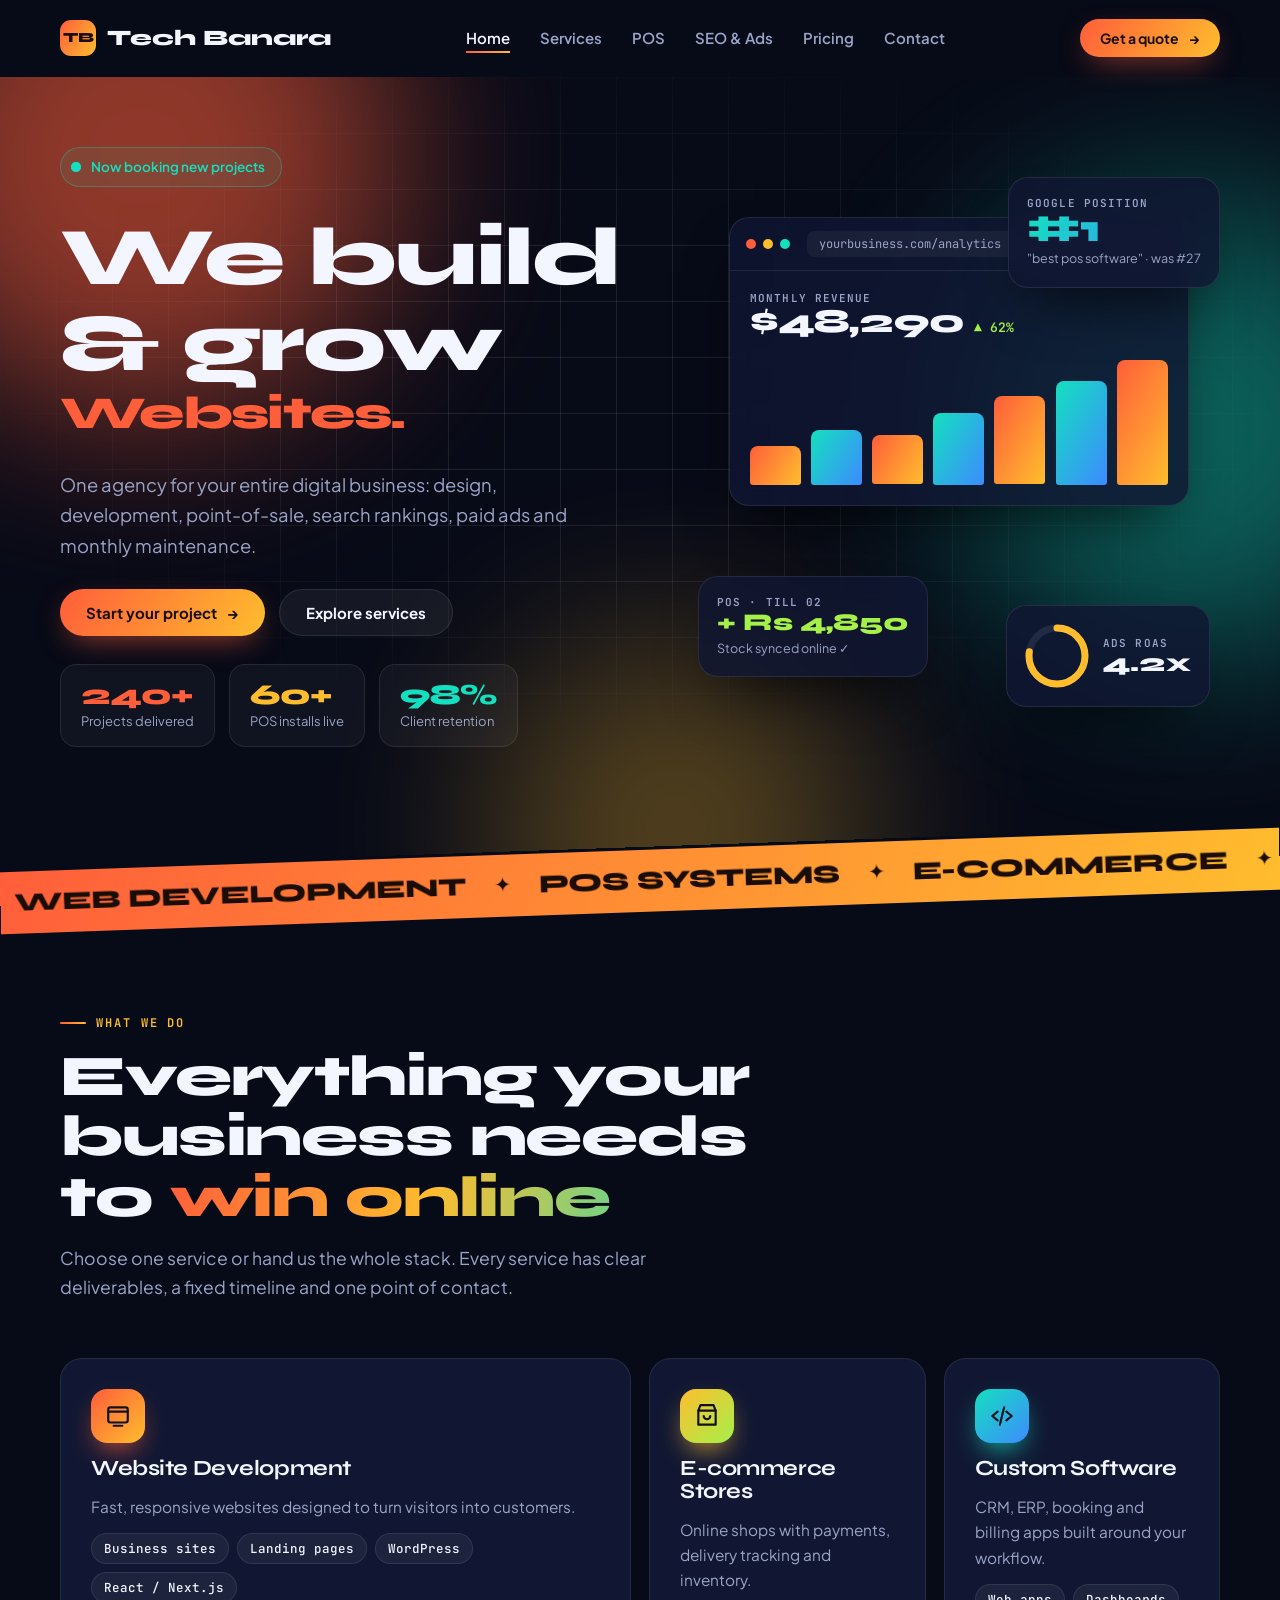
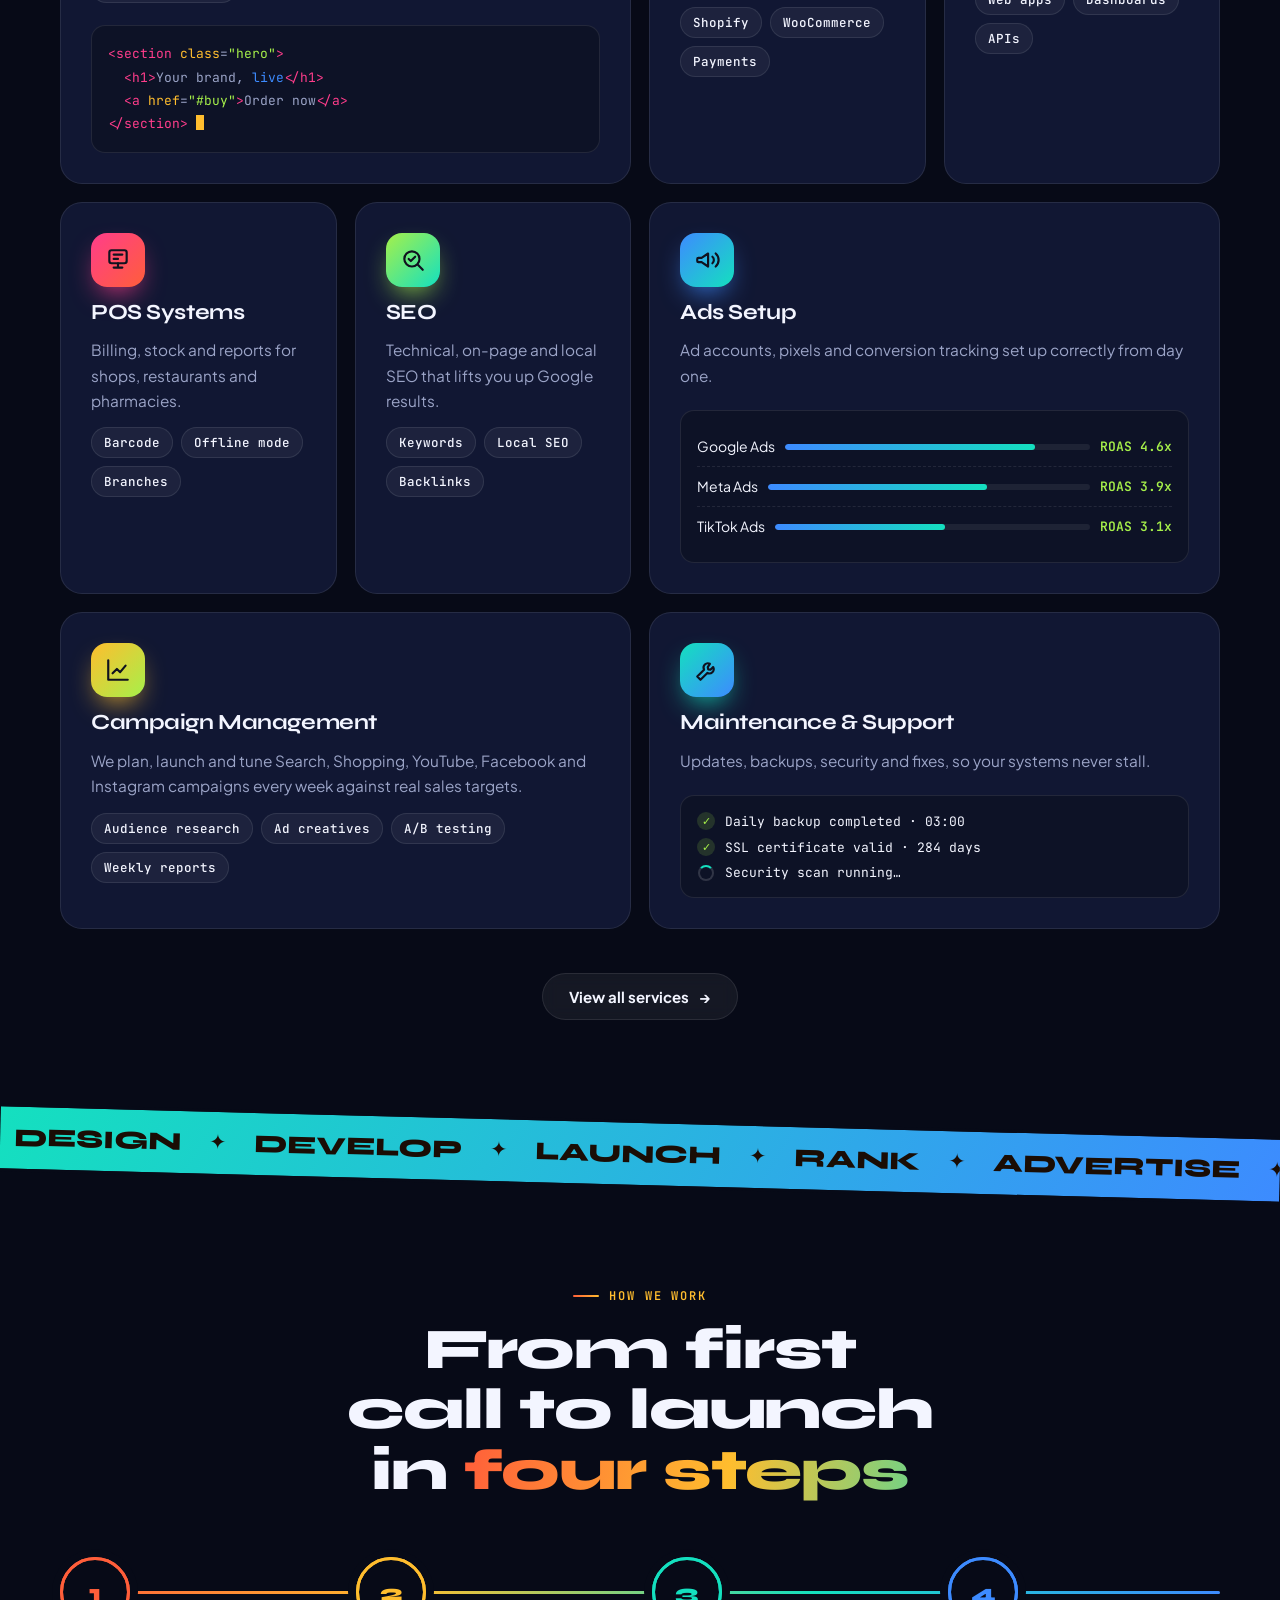
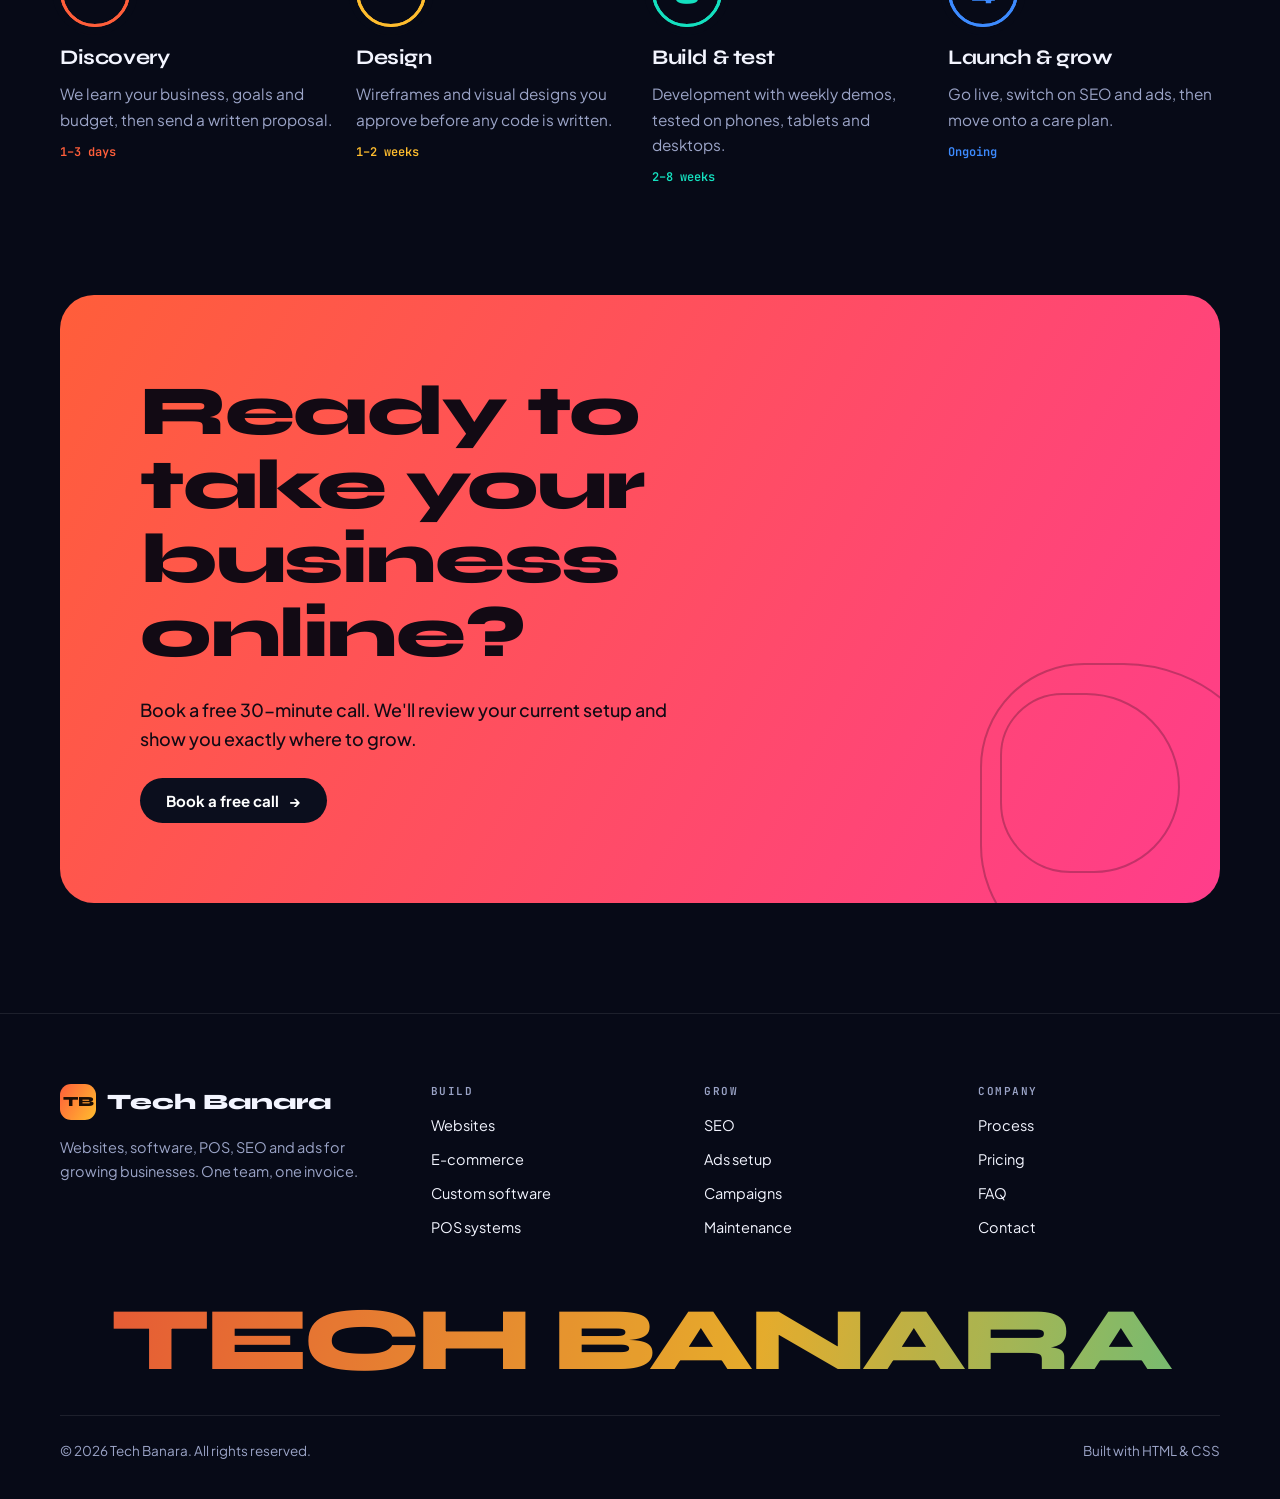
<file: index.html>
<!DOCTYPE html>
<html lang="en">
<head>
<meta charset="UTF-8">
<meta name="viewport" content="width=device-width, initial-scale=1.0">
<title>Tech Banara | Web, POS, SEO & Ads Agency</title>
<meta name="description" content="Tech Banara builds websites, POS systems and software, and grows businesses with SEO, ads and maintenance.">
<link rel="icon" href="favicon.svg" type="image/svg+xml">
<link rel="preconnect" href="https://fonts.googleapis.com">
<link rel="preconnect" href="https://fonts.gstatic.com" crossorigin>
<link rel="stylesheet" href="https://fonts.googleapis.com/css2?family=Syne:wght@600;700;800&family=Plus+Jakarta+Sans:wght@400;500;600;700&family=JetBrains+Mono:wght@400;500;600;700&display=swap">
<link rel="stylesheet" href="css/style.css">
</head>
<body>
<header class="header" id="header">
  <nav class="wrap nav" aria-label="Main">
    <a href="index.html" class="logo"><span class="logo-mark">TB</span>Tech Banara</a>
    <input type="checkbox" id="nav-toggle" class="nav-toggle" aria-label="Open menu">
    <label for="nav-toggle" class="nav-burger" aria-hidden="true"><span></span><span></span><span></span></label>
    <ul class="nav-links">
      <li><a href="index.html" data-page="index" class="active" aria-current="page">Home</a></li>
      <li><a href="services.html" data-page="services">Services</a></li>
      <li><a href="pos.html" data-page="pos">POS</a></li>
      <li><a href="seo-ads.html" data-page="seo-ads">SEO &amp; Ads</a></li>
      <li><a href="pricing.html" data-page="pricing">Pricing</a></li>
      <li><a href="contact.html" data-page="contact">Contact</a></li>
    </ul>
    <a href="contact.html" class="btn btn-hot nav-cta">Get a quote <span class="arrow">→</span></a>
  </nav>
</header>

<main id="top">
  <!-- ================= HERO ================= -->
  <section class="hero">
    <div class="hero-bg" aria-hidden="true">
      <div class="blob blob-1"></div><div class="blob blob-2"></div><div class="blob blob-3"></div>
      <div class="grid-bg"></div>
    </div>
    <div class="wrap hero-grid">
      <div class="hero-copy">
        <span class="pill"><span class="ping"></span>Now booking new projects</span>
        <h1>We build &amp; grow
          <span class="rotator" aria-label="websites, POS systems, software, SEO, ad campaigns">
            <span class="rotator-list" aria-hidden="true">
              <span>Websites.</span><span>POS Systems.</span><span>Software.</span><span>SEO Rankings.</span><span>Ad Campaigns.</span><span>Websites.</span>
            </span>
          </span>
        </h1>
        <p class="hero-lead">One agency for your entire digital business: design, development, point-of-sale, search rankings, paid ads and monthly maintenance.</p>
        <div class="hero-actions">
          <a href="contact.html" class="btn btn-hot">Start your project <span class="arrow">→</span></a>
          <a href="services.html" class="btn btn-glass">Explore services</a>
        </div>
        <div class="hero-stats">
          <div class="stat"><strong data-count="240" data-suffix="+">240+</strong><span>Projects delivered</span></div>
          <div class="stat"><strong data-count="60" data-suffix="+">60+</strong><span>POS installs live</span></div>
          <div class="stat"><strong data-count="98" data-suffix="%">98%</strong><span>Client retention</span></div>
        </div>
      </div>

      <div class="hero-visual" aria-label="Example client results">
        <div class="float-card card-main">
          <div class="browser-bar"><i></i><i></i><i></i><span class="url">yourbusiness.com/analytics</span></div>
          <div class="browser-body">
            <div>
              <div class="mini-label">Monthly revenue</div>
              <div class="big-num">$48,290 <span class="up">▲ 62%</span></div>
            </div>
            <div class="bars">
              <span style="--h:30%"></span><span style="--h:42%"></span><span style="--h:38%"></span>
              <span style="--h:55%"></span><span style="--h:68%"></span><span style="--h:80%"></span><span style="--h:96%"></span>
            </div>
          </div>
        </div>
        <div class="float-card card-rank">
          <div class="mini-label">Google position</div>
          <div class="rank-num">#1</div>
          <small>"best pos software" · was #27</small>
        </div>
        <div class="float-card card-sale">
          <div class="mini-label">POS · Till 02</div>
          <div class="sale-amt">+ Rs 4,850</div>
          <small>Stock synced online ✓</small>
        </div>
        <div class="float-card card-roas">
          <svg class="ring" viewBox="0 0 64 64"><circle class="track" cx="32" cy="32" r="28"/><circle class="fill" cx="32" cy="32" r="28"/></svg>
          <div>
            <div class="mini-label">Ads ROAS</div>
            <div class="big-num" style="font-size:1.6rem">4.2x</div>
          </div>
        </div>
      </div>
    </div>
  </section>

  <!-- ================= MARQUEE ================= -->
  <div class="marquee" aria-hidden="true">
    <div class="marquee-track">
      <span>Web Development</span><span>POS Systems</span><span>E-commerce</span><span>SEO</span><span>Google Ads</span><span>Meta Ads</span><span>Custom Software</span><span>Maintenance</span>
      <span>Web Development</span><span>POS Systems</span><span>E-commerce</span><span>SEO</span><span>Google Ads</span><span>Meta Ads</span><span>Custom Software</span><span>Maintenance</span>
    </div>
  </div>

  <!-- ================= SERVICES ================= -->
  <section class="section" id="services">
    <div class="wrap">
      <div class="section-head reveal">
        <span class="eyebrow">What we do</span>
        <h2>Everything your business needs to <span class="grad-text">win online</span></h2>
        <p>Choose one service or hand us the whole stack. Every service has clear deliverables, a fixed timeline and one point of contact.</p>
      </div>

      <div class="bento">
        <article class="svc wide c-hot reveal">
          <div class="svc-icon"><svg viewBox="0 0 24 24"><rect x="3" y="4" width="18" height="14" rx="2"/><path d="M3 8h18M8 21h8"/></svg></div>
          <h3>Website Development</h3>
          <p>Fast, responsive websites designed to turn visitors into customers.</p>
          <ul><li>Business sites</li><li>Landing pages</li><li>WordPress</li><li>React / Next.js</li></ul>
          <div class="svc-demo"><div class="code"><span class="k">&lt;section</span> <span class="a">class</span>=<span class="s">"hero"</span><span class="k">&gt;</span>
  <span class="k">&lt;h1&gt;</span>Your brand, <span class="t">live</span><span class="k">&lt;/h1&gt;</span>
  <span class="k">&lt;a</span> <span class="a">href</span>=<span class="s">"#buy"</span><span class="k">&gt;</span>Order now<span class="k">&lt;/a&gt;</span>
<span class="k">&lt;/section&gt;</span> <span class="caret"></span></div></div>
        </article>

        <article class="svc c-amber reveal">
          <div class="svc-icon"><svg viewBox="0 0 24 24"><path d="M6 2h12l2 5H4z"/><path d="M4 7v13h16V7"/><path d="M9 12a3 3 0 0 0 6 0"/></svg></div>
          <h3>E-commerce Stores</h3>
          <p>Online shops with payments, delivery tracking and inventory.</p>
          <ul><li>Shopify</li><li>WooCommerce</li><li>Payments</li></ul>
        </article>

        <article class="svc c-teal reveal">
          <div class="svc-icon"><svg viewBox="0 0 24 24"><path d="m8 8-5 4 5 4M16 8l5 4-5 4M14 4l-4 16"/></svg></div>
          <h3>Custom Software</h3>
          <p>CRM, ERP, booking and billing apps built around your workflow.</p>
          <ul><li>Web apps</li><li>Dashboards</li><li>APIs</li></ul>
        </article>

        <article class="svc c-pink reveal">
          <div class="svc-icon"><svg viewBox="0 0 24 24"><rect x="4" y="3" width="16" height="12" rx="2"/><path d="M8 19h8M12 15v4M8 7h8M8 11h4"/></svg></div>
          <h3>POS Systems</h3>
          <p>Billing, stock and reports for shops, restaurants and pharmacies.</p>
          <ul><li>Barcode</li><li>Offline mode</li><li>Branches</li></ul>
        </article>

        <article class="svc c-lime reveal">
          <div class="svc-icon"><svg viewBox="0 0 24 24"><circle cx="11" cy="11" r="7"/><path d="m21 21-4.3-4.3M8 11l2 2 4-4"/></svg></div>
          <h3>SEO</h3>
          <p>Technical, on-page and local SEO that lifts you up Google results.</p>
          <ul><li>Keywords</li><li>Local SEO</li><li>Backlinks</li></ul>
        </article>

        <article class="svc wide c-sky reveal">
          <div class="svc-icon"><svg viewBox="0 0 24 24"><path d="M3 11v2a1 1 0 0 0 1 1h3l6 4V6L7 10H4a1 1 0 0 0-1 1z"/><path d="M17 9a4 4 0 0 1 0 6M20 6a8 8 0 0 1 0 12"/></svg></div>
          <h3>Ads Setup</h3>
          <p>Ad accounts, pixels and conversion tracking set up correctly from day one.</p>
          <div class="svc-demo">
            <div class="ad-row"><span>Google Ads</span><div class="meter"><i style="--w:82%"></i></div><b>ROAS 4.6x</b></div>
            <div class="ad-row"><span>Meta Ads</span><div class="meter"><i style="--w:68%"></i></div><b>ROAS 3.9x</b></div>
            <div class="ad-row"><span>TikTok Ads</span><div class="meter"><i style="--w:54%"></i></div><b>ROAS 3.1x</b></div>
          </div>
        </article>

        <article class="svc wide c-amber reveal">
          <div class="svc-icon"><svg viewBox="0 0 24 24"><path d="M3 3v18h18"/><path d="m7 15 4-4 3 3 5-6"/></svg></div>
          <h3>Campaign Management</h3>
          <p>We plan, launch and tune Search, Shopping, YouTube, Facebook and Instagram campaigns every week against real sales targets.</p>
          <ul><li>Audience research</li><li>Ad creatives</li><li>A/B testing</li><li>Weekly reports</li></ul>
        </article>

        <article class="svc wide c-teal reveal">
          <div class="svc-icon"><svg viewBox="0 0 24 24"><path d="M14.7 6.3a4 4 0 0 0-5.4 5.4L3 18l3 3 6.3-6.3a4 4 0 0 0 5.4-5.4l-2.5 2.5-2.1-.4-.4-2.1z"/></svg></div>
          <h3>Maintenance &amp; Support</h3>
          <p>Updates, backups, security and fixes, so your systems never stall.</p>
          <div class="svc-demo status">
            <div><span class="ok">✓</span>Daily backup completed · 03:00</div>
            <div><span class="ok">✓</span>SSL certificate valid · 284 days</div>
            <div><span class="spin"></span>Security scan running…</div>
          </div>
        </article>
      </div>
      <div class="center-btn"><a href="services.html" class="btn btn-glass">View all services <span class="arrow">→</span></a></div>
    </div>
  </section>

  <!-- ================= MARQUEE 2 ================= -->
  <div class="marquee cool" aria-hidden="true">
    <div class="marquee-track">
      <span>Design</span><span>Develop</span><span>Launch</span><span>Rank</span><span>Advertise</span><span>Maintain</span><span>Grow</span>
      <span>Design</span><span>Develop</span><span>Launch</span><span>Rank</span><span>Advertise</span><span>Maintain</span><span>Grow</span>
    </div>
  </div>

  <!-- ================= PROCESS ================= -->
  <section class="section" id="process">
    <div class="wrap">
      <div class="section-head center reveal">
        <span class="eyebrow">How we work</span>
        <h2>From first call to launch in <span class="grad-text">four steps</span></h2>
      </div>
      <div class="process">
        <div class="process-track" aria-hidden="true"></div>
        <div class="step reveal"><div class="step-no">1</div><h3>Discovery</h3><p>We learn your business, goals and budget, then send a written proposal.</p><small>1–3 days</small></div>
        <div class="step reveal"><div class="step-no">2</div><h3>Design</h3><p>Wireframes and visual designs you approve before any code is written.</p><small>1–2 weeks</small></div>
        <div class="step reveal"><div class="step-no">3</div><h3>Build &amp; test</h3><p>Development with weekly demos, tested on phones, tablets and desktops.</p><small>2–8 weeks</small></div>
        <div class="step reveal"><div class="step-no">4</div><h3>Launch &amp; grow</h3><p>Go live, switch on SEO and ads, then move onto a care plan.</p><small>Ongoing</small></div>
      </div>
    </div>
  </section>

  <!-- ================= CTA ================= -->
  <section class="wrap" style="padding-bottom:110px">
    <div class="cta reveal">
      <div class="cta-shape" aria-hidden="true"></div><div class="cta-shape s2" aria-hidden="true"></div>
      <h2>Ready to take your business online?</h2>
      <p>Book a free 30-minute call. We'll review your current setup and show you exactly where to grow.</p>
      <a href="contact.html" class="btn">Book a free call <span class="arrow">→</span></a>
    </div>
  </section>
</main>

<footer class="footer">
  <div class="wrap">
    <div class="footer-grid">
      <div class="footer-brand">
        <a href="index.html" class="logo"><span class="logo-mark">TB</span>Tech Banara</a>
        <p>Websites, software, POS, SEO and ads for growing businesses. One team, one invoice.</p>
      </div>
      <div><h4>Build</h4><ul><li><a href="services.html">Websites</a></li><li><a href="services.html">E-commerce</a></li><li><a href="services.html">Custom software</a></li><li><a href="pos.html">POS systems</a></li></ul></div>
      <div><h4>Grow</h4><ul><li><a href="seo-ads.html">SEO</a></li><li><a href="seo-ads.html">Ads setup</a></li><li><a href="seo-ads.html">Campaigns</a></li><li><a href="services.html">Maintenance</a></li></ul></div>
      <div><h4>Company</h4><ul><li><a href="index.html#process">Process</a></li><li><a href="pricing.html">Pricing</a></li><li><a href="pricing.html#faq">FAQ</a></li><li><a href="contact.html">Contact</a></li></ul></div>
    </div>
    <div class="wordmark" aria-hidden="true">TECH BANARA</div>
    <div class="footer-bottom"><span>© <span id="year">2026</span> Tech Banara. All rights reserved.</span><span>Built with HTML &amp; CSS</span></div>
  </div>
</footer>

<script src="js/script.js"></script>
</body>
</html>
</file>
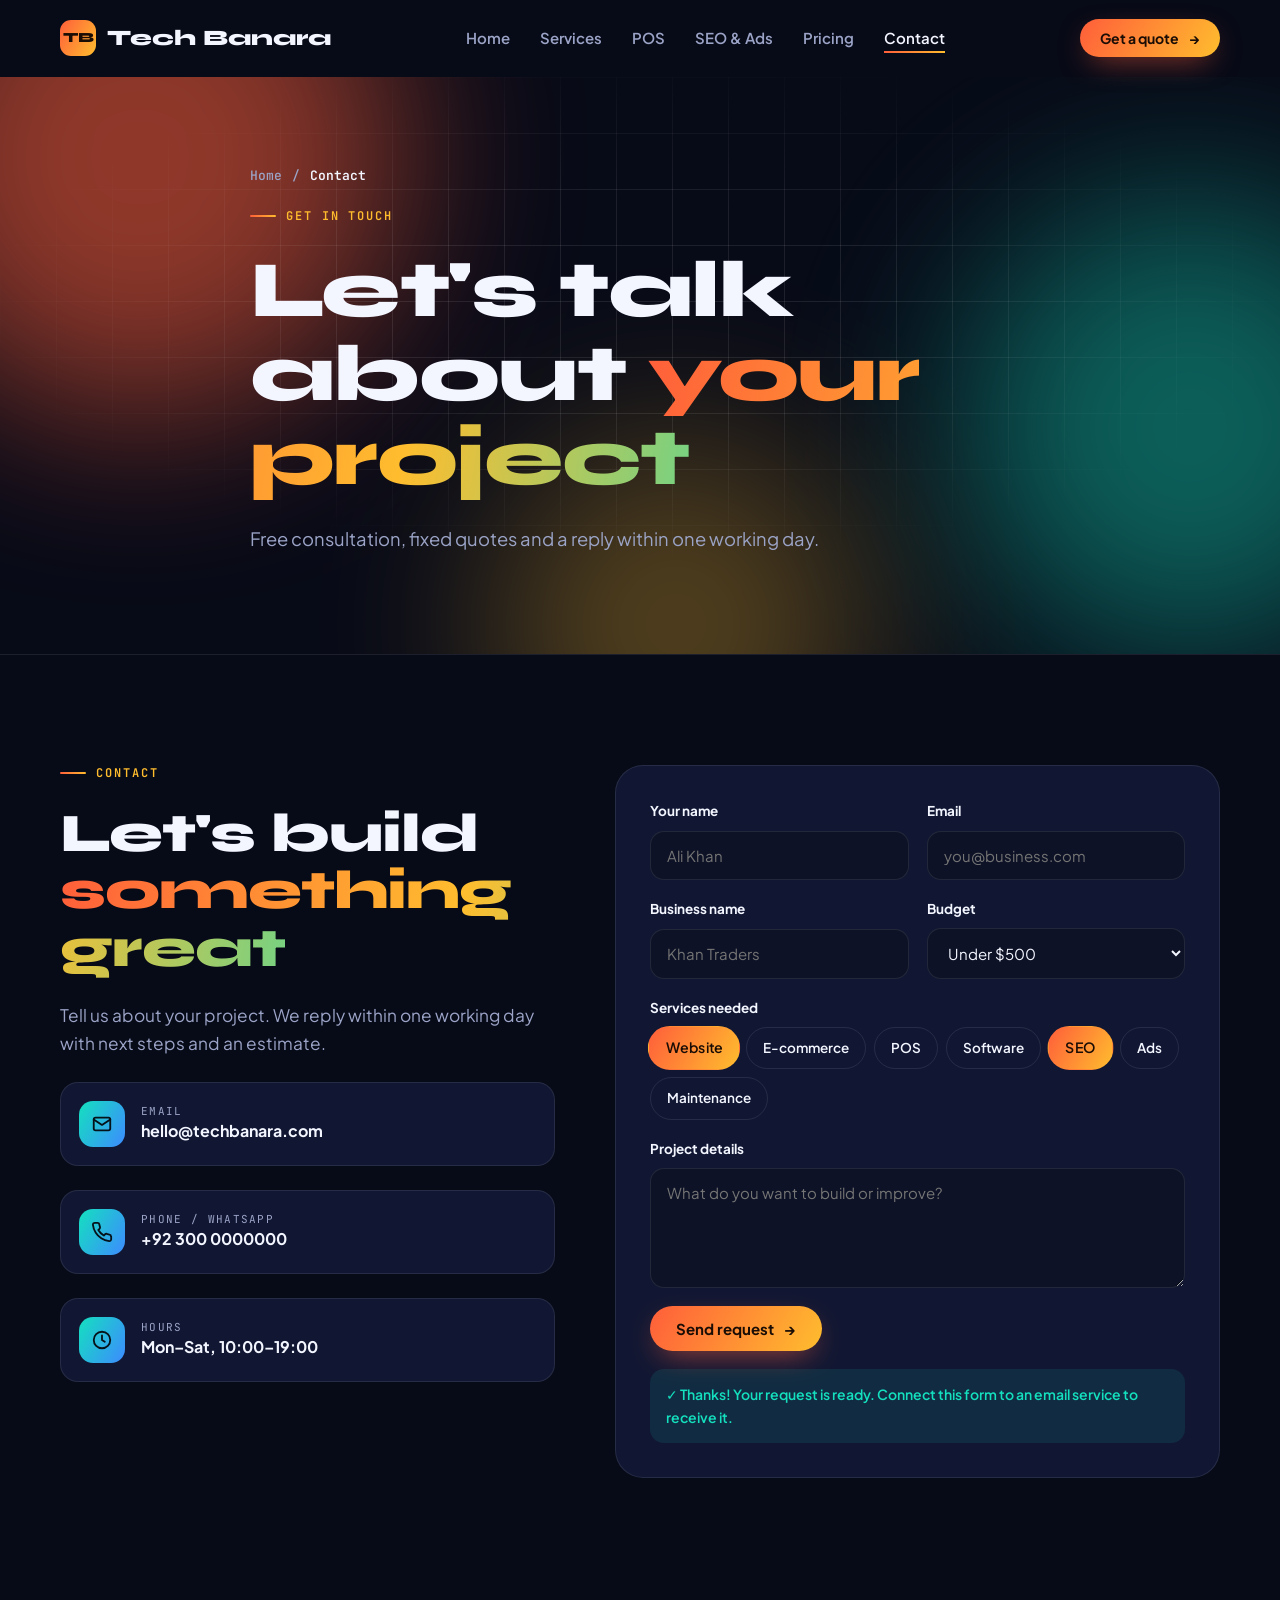
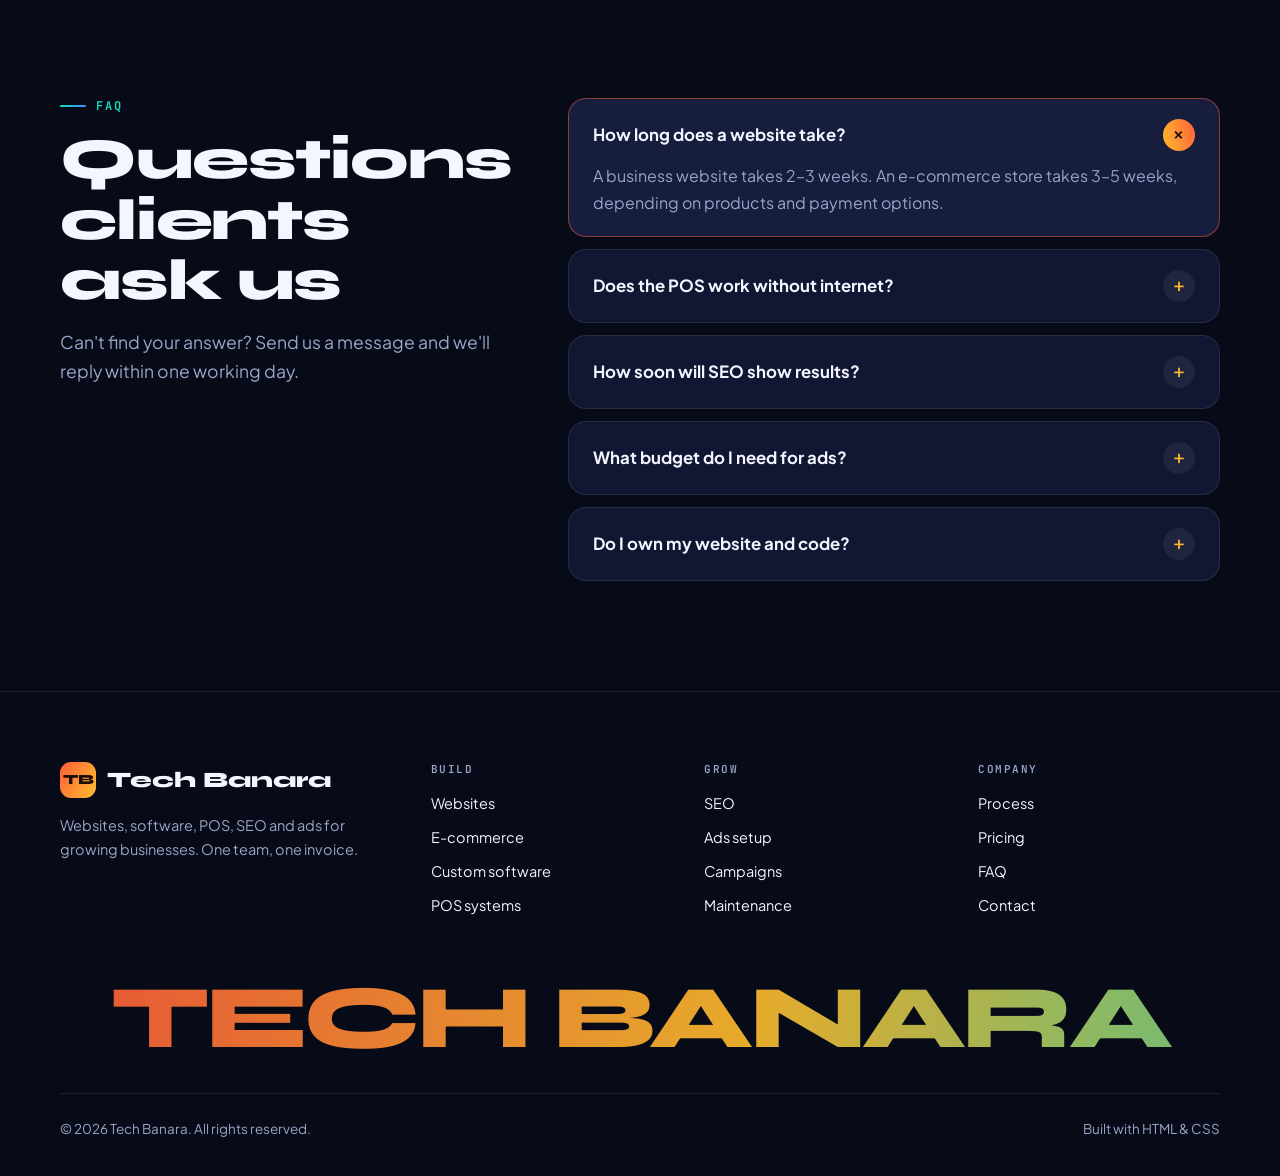
<file: contact.html>
<!DOCTYPE html>
<html lang="en">
<head>
<meta charset="UTF-8">
<meta name="viewport" content="width=device-width, initial-scale=1.0">
<title>Contact | Tech Banara</title>
<meta name="description" content="Contact Tech Banara for a free quote on websites, POS, SEO and ads.">
<link rel="icon" href="favicon.svg" type="image/svg+xml">
<link rel="preconnect" href="https://fonts.googleapis.com">
<link rel="preconnect" href="https://fonts.gstatic.com" crossorigin>
<link rel="stylesheet" href="https://fonts.googleapis.com/css2?family=Syne:wght@600;700;800&family=Plus+Jakarta+Sans:wght@400;500;600;700&family=JetBrains+Mono:wght@400;500;600;700&display=swap">
<link rel="stylesheet" href="css/style.css">
</head>
<body>
<header class="header" id="header">
  <nav class="wrap nav" aria-label="Main">
    <a href="index.html" class="logo"><span class="logo-mark">TB</span>Tech Banara</a>
    <input type="checkbox" id="nav-toggle" class="nav-toggle" aria-label="Open menu">
    <label for="nav-toggle" class="nav-burger" aria-hidden="true"><span></span><span></span><span></span></label>
    <ul class="nav-links">
      <li><a href="index.html" data-page="index">Home</a></li>
      <li><a href="services.html" data-page="services">Services</a></li>
      <li><a href="pos.html" data-page="pos">POS</a></li>
      <li><a href="seo-ads.html" data-page="seo-ads">SEO &amp; Ads</a></li>
      <li><a href="pricing.html" data-page="pricing">Pricing</a></li>
      <li><a href="contact.html" data-page="contact" class="active" aria-current="page">Contact</a></li>
    </ul>
    <a href="contact.html" class="btn btn-hot nav-cta">Get a quote <span class="arrow">→</span></a>
  </nav>
</header>

<main id="top">
  <section class="page-hero">
    <div class="hero-bg" aria-hidden="true">
      <div class="blob blob-1"></div><div class="blob blob-2"></div><div class="blob blob-3"></div>
      <div class="grid-bg"></div>
    </div>
    <div class="wrap page-hero-in">
      <div class="crumbs"><a href="index.html">Home</a><span>/</span><b>Contact</b></div>
      <span class="eyebrow">Get in touch</span>
      <h1>Let's talk about <span class="grad-text">your project</span></h1>
      <p>Free consultation, fixed quotes and a reply within one working day.</p>
    </div>
  </section>

  <!-- ================= CONTACT ================= -->
  <section class="section" id="contact">
    <div class="wrap contact-grid">
      <div class="contact-info reveal-l">
        <span class="eyebrow">Contact</span>
        <h2>Let's build <span class="grad-text">something great</span></h2>
        <p>Tell us about your project. We reply within one working day with next steps and an estimate.</p>
        <div class="contact-card"><span class="ic"><svg viewBox="0 0 24 24"><rect x="3" y="5" width="18" height="14" rx="2"/><path d="m3 7 9 6 9-6"/></svg></span><div><span>Email</span><strong>hello@techbanara.com</strong></div></div>
        <div class="contact-card"><span class="ic"><svg viewBox="0 0 24 24"><path d="M22 16.9v3a2 2 0 0 1-2.2 2 19.8 19.8 0 0 1-8.6-3.1 19.5 19.5 0 0 1-6-6A19.8 19.8 0 0 1 2.1 4.2 2 2 0 0 1 4.1 2h3a2 2 0 0 1 2 1.7c.1.9.4 1.8.7 2.7a2 2 0 0 1-.5 2.1L8 9.8a16 16 0 0 0 6 6l1.3-1.3a2 2 0 0 1 2.1-.4c.9.3 1.8.6 2.7.7a2 2 0 0 1 1.7 2z"/></svg></span><div><span>Phone / WhatsApp</span><strong>+92 300 0000000</strong></div></div>
        <div class="contact-card"><span class="ic"><svg viewBox="0 0 24 24"><circle cx="12" cy="12" r="9"/><path d="M12 7v5l3 2"/></svg></span><div><span>Hours</span><strong>Mon–Sat, 10:00–19:00</strong></div></div>
      </div>

      <form class="form reveal-r" id="quote-form">
        <div class="form-row">
          <div class="field"><label for="f-name">Your name</label><input id="f-name" type="text" required placeholder="Ali Khan"></div>
          <div class="field"><label for="f-email">Email</label><input id="f-email" type="email" required placeholder="you@business.com"></div>
        </div>
        <div class="form-row">
          <div class="field"><label for="f-company">Business name</label><input id="f-company" type="text" placeholder="Khan Traders"></div>
          <div class="field"><label for="f-budget">Budget</label>
            <select id="f-budget"><option>Under $500</option><option>$500 – $1,500</option><option>$1,500 – $5,000</option><option>$5,000+</option></select>
          </div>
        </div>
        <div class="field">
          <label>Services needed</label>
          <div class="chips">
            <label><input type="checkbox" id="s-web" checked><span>Website</span></label>
            <label><input type="checkbox" id="s-store"><span>E-commerce</span></label>
            <label><input type="checkbox" id="s-pos"><span>POS</span></label>
            <label><input type="checkbox" id="s-soft"><span>Software</span></label>
            <label><input type="checkbox" id="s-seo" checked><span>SEO</span></label>
            <label><input type="checkbox" id="s-ads"><span>Ads</span></label>
            <label><input type="checkbox" id="s-maint"><span>Maintenance</span></label>
          </div>
        </div>
        <div class="field"><label for="f-msg">Project details</label><textarea id="f-msg" placeholder="What do you want to build or improve?"></textarea></div>
        <button type="submit" class="btn btn-hot">Send request <span class="arrow">→</span></button>
        <div class="form-status" id="form-status" hidden>✓ Thanks! Your request is ready. Connect this form to an email service to receive it.</div>
      </form>
    </div>
  </section>

  <!-- ================= FAQ ================= -->
  <section class="section" id="faq">
    <div class="wrap faq-grid">
      <div class="section-head reveal-l" style="margin-bottom:0">
        <span class="eyebrow cool">FAQ</span>
        <h2>Questions clients ask us</h2>
        <p>Can't find your answer? Send us a message and we'll reply within one working day.</p>
      </div>
      <div class="faq reveal-r">
        <details open><summary>How long does a website take?</summary><p>A business website takes 2–3 weeks. An e-commerce store takes 3–5 weeks, depending on products and payment options.</p></details>
        <details><summary>Does the POS work without internet?</summary><p>Yes. Sales continue offline and sync to the cloud automatically when the connection returns.</p></details>
        <details><summary>How soon will SEO show results?</summary><p>Most clients see ranking movement in 6–8 weeks and steady traffic growth within 3–6 months. You get a report every month.</p></details>
        <details><summary>What budget do I need for ads?</summary><p>We recommend at least $150–$300 per month in ad spend so campaigns gather enough data to optimise.</p></details>
        <details><summary>Do I own my website and code?</summary><p>Yes. Once the project is paid, you own the website, code, domain and all content.</p></details>
      </div>
    </div>
  </section>
</main>

<footer class="footer">
  <div class="wrap">
    <div class="footer-grid">
      <div class="footer-brand">
        <a href="index.html" class="logo"><span class="logo-mark">TB</span>Tech Banara</a>
        <p>Websites, software, POS, SEO and ads for growing businesses. One team, one invoice.</p>
      </div>
      <div><h4>Build</h4><ul><li><a href="services.html">Websites</a></li><li><a href="services.html">E-commerce</a></li><li><a href="services.html">Custom software</a></li><li><a href="pos.html">POS systems</a></li></ul></div>
      <div><h4>Grow</h4><ul><li><a href="seo-ads.html">SEO</a></li><li><a href="seo-ads.html">Ads setup</a></li><li><a href="seo-ads.html">Campaigns</a></li><li><a href="services.html">Maintenance</a></li></ul></div>
      <div><h4>Company</h4><ul><li><a href="index.html#process">Process</a></li><li><a href="pricing.html">Pricing</a></li><li><a href="pricing.html#faq">FAQ</a></li><li><a href="contact.html">Contact</a></li></ul></div>
    </div>
    <div class="wordmark" aria-hidden="true">TECH BANARA</div>
    <div class="footer-bottom"><span>© <span id="year">2026</span> Tech Banara. All rights reserved.</span><span>Built with HTML &amp; CSS</span></div>
  </div>
</footer>

<script src="js/script.js"></script>
</body>
</html>
</file>
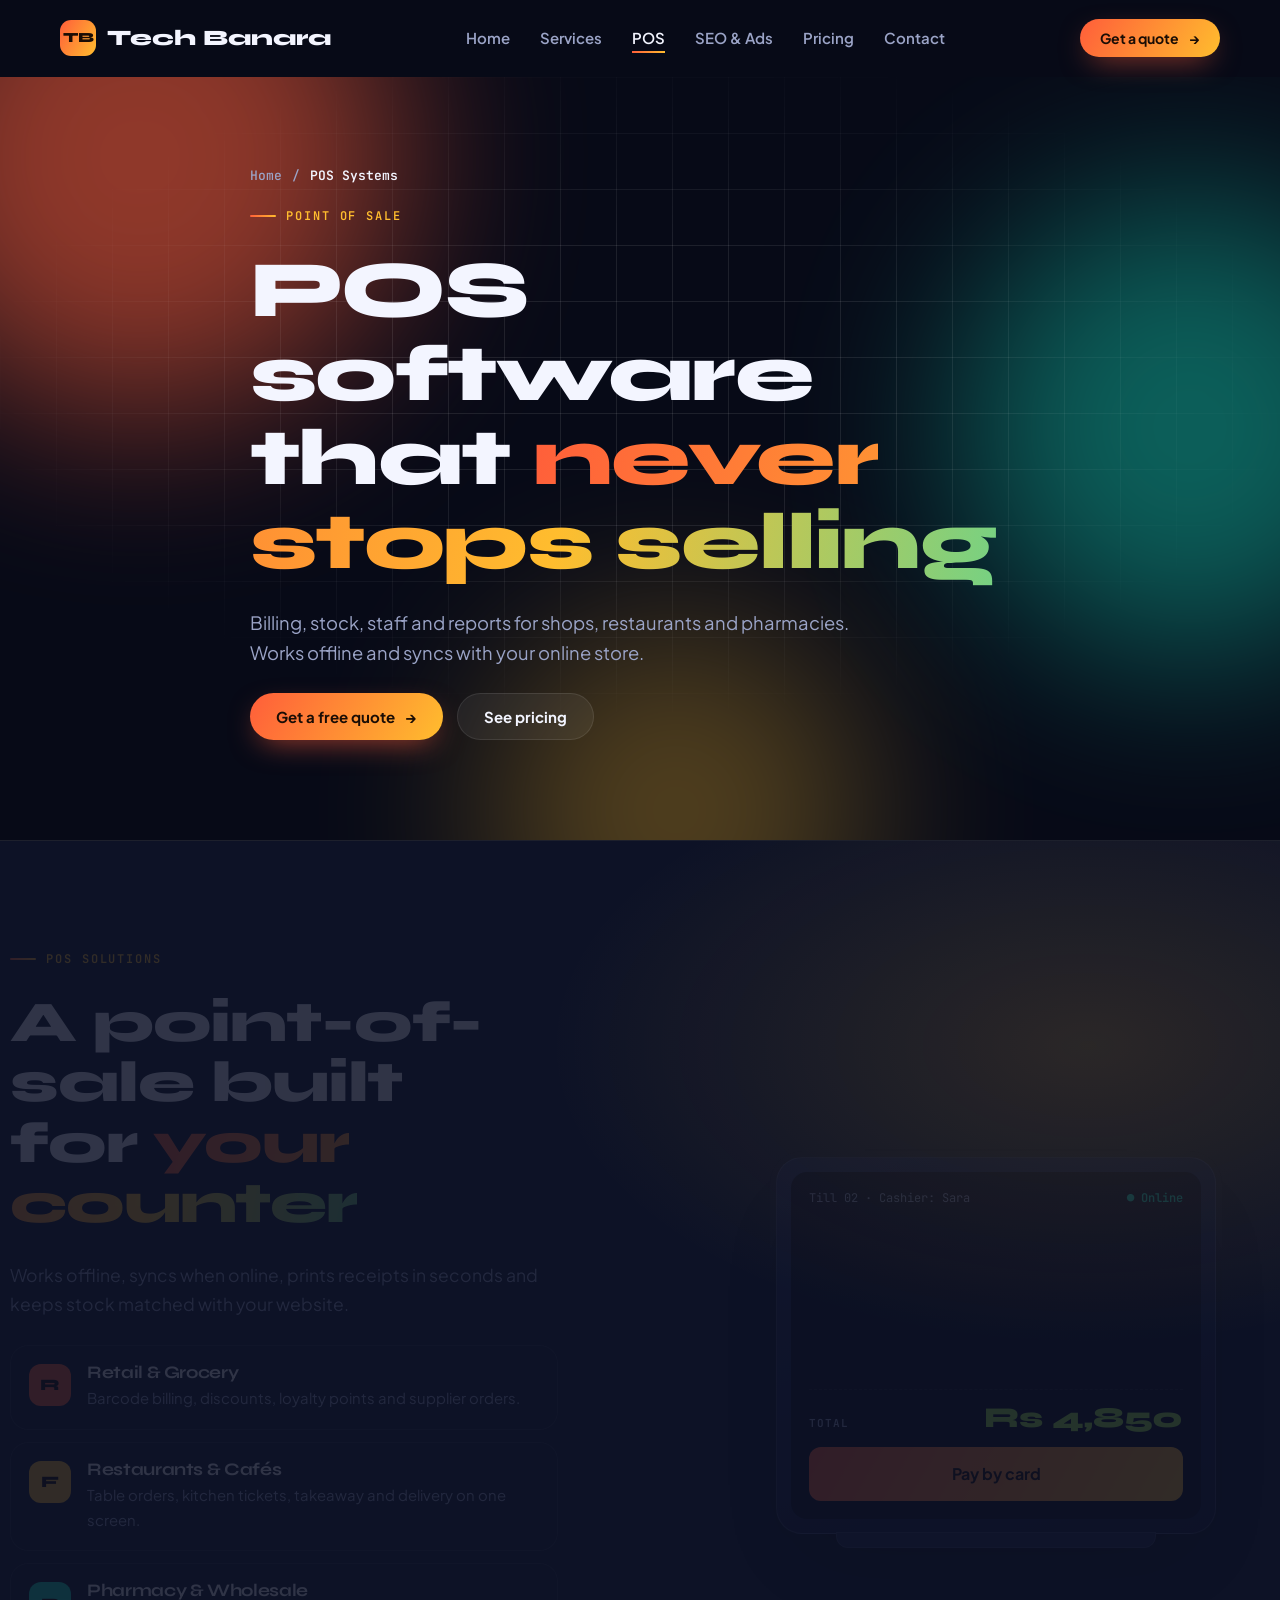
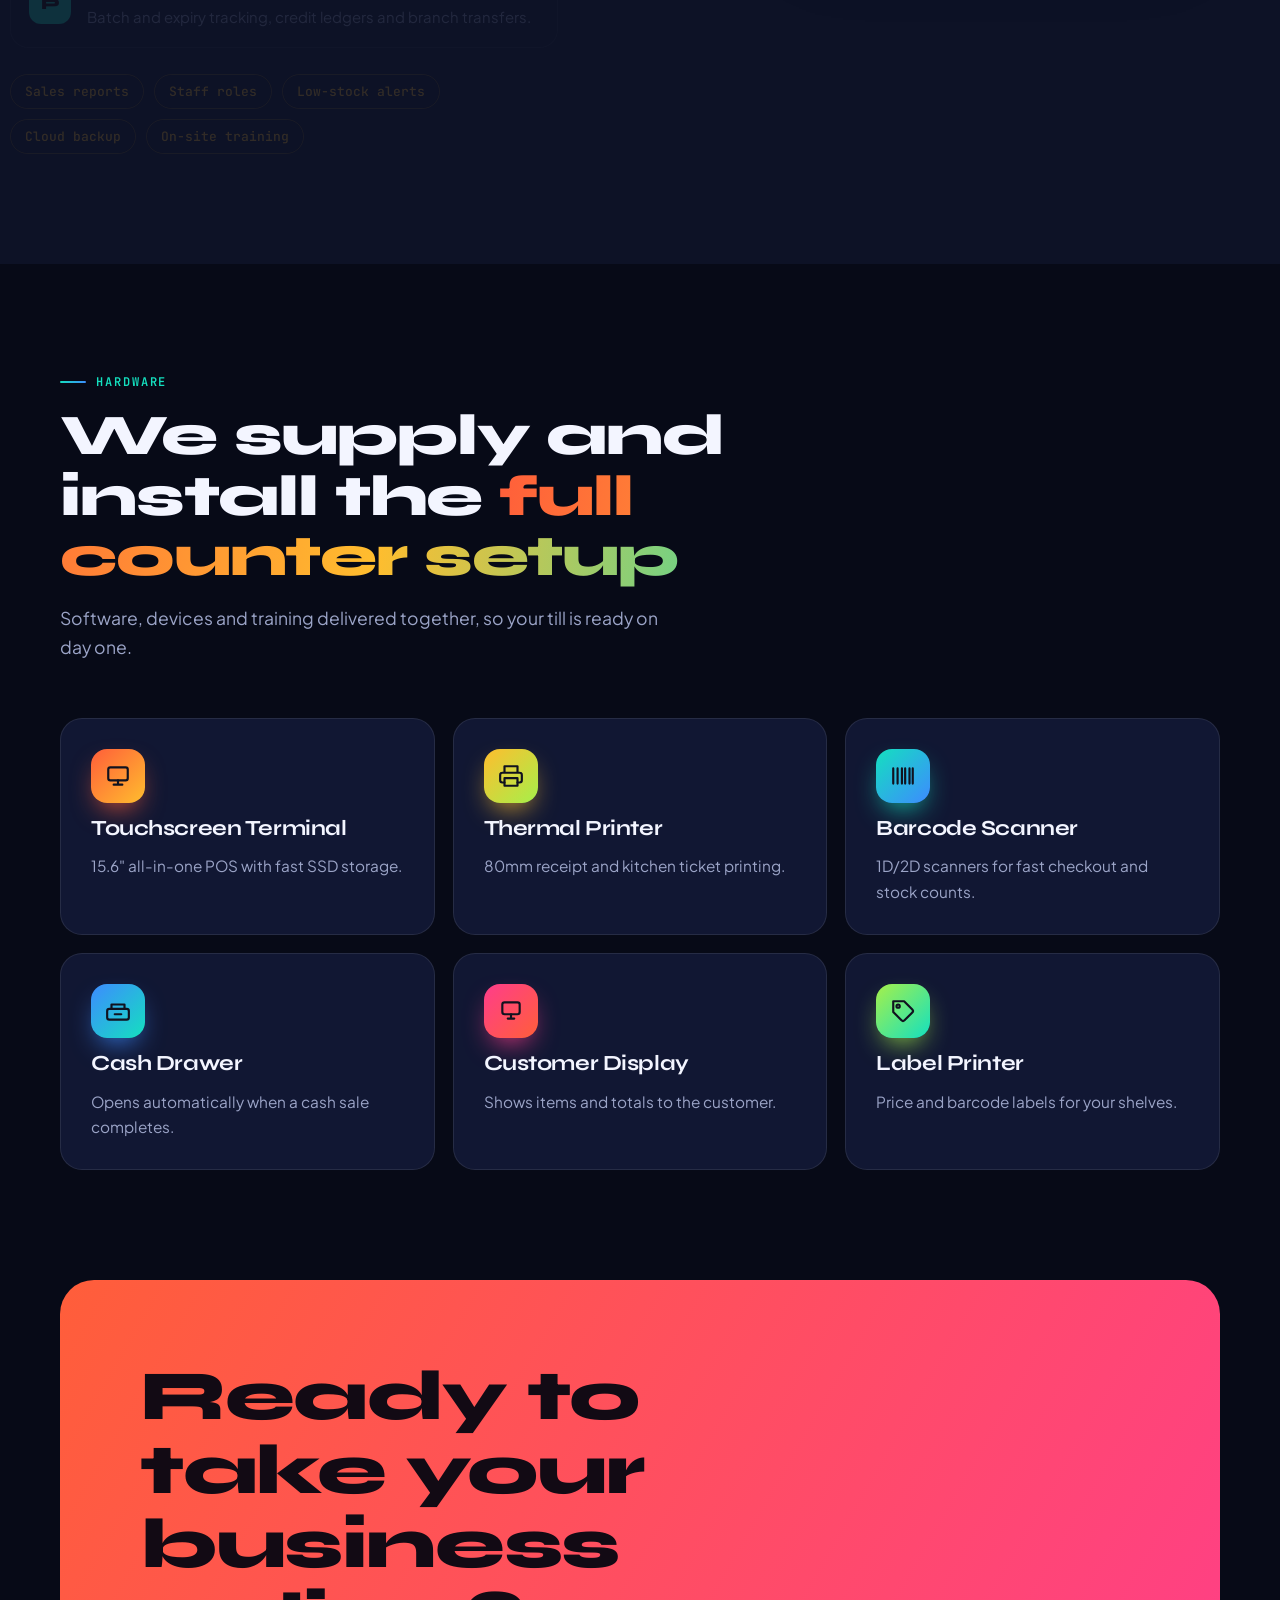
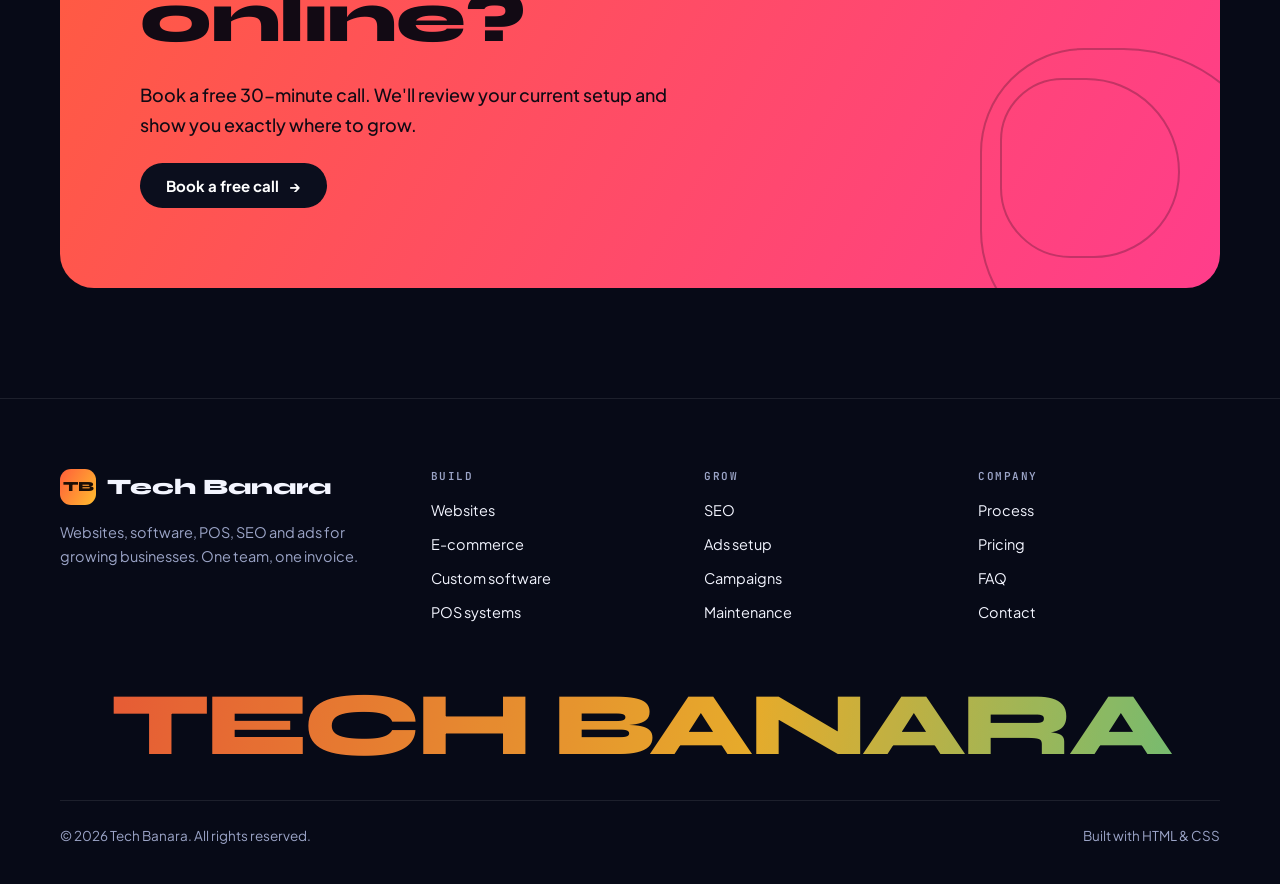
<file: pos.html>
<!DOCTYPE html>
<html lang="en">
<head>
<meta charset="UTF-8">
<meta name="viewport" content="width=device-width, initial-scale=1.0">
<title>POS Systems | Tech Banara</title>
<meta name="description" content="POS software and hardware for retail shops, restaurants, pharmacies and wholesale.">
<link rel="icon" href="favicon.svg" type="image/svg+xml">
<link rel="preconnect" href="https://fonts.googleapis.com">
<link rel="preconnect" href="https://fonts.gstatic.com" crossorigin>
<link rel="stylesheet" href="https://fonts.googleapis.com/css2?family=Syne:wght@600;700;800&family=Plus+Jakarta+Sans:wght@400;500;600;700&family=JetBrains+Mono:wght@400;500;600;700&display=swap">
<link rel="stylesheet" href="css/style.css">
</head>
<body>
<header class="header" id="header">
  <nav class="wrap nav" aria-label="Main">
    <a href="index.html" class="logo"><span class="logo-mark">TB</span>Tech Banara</a>
    <input type="checkbox" id="nav-toggle" class="nav-toggle" aria-label="Open menu">
    <label for="nav-toggle" class="nav-burger" aria-hidden="true"><span></span><span></span><span></span></label>
    <ul class="nav-links">
      <li><a href="index.html" data-page="index">Home</a></li>
      <li><a href="services.html" data-page="services">Services</a></li>
      <li><a href="pos.html" data-page="pos" class="active" aria-current="page">POS</a></li>
      <li><a href="seo-ads.html" data-page="seo-ads">SEO &amp; Ads</a></li>
      <li><a href="pricing.html" data-page="pricing">Pricing</a></li>
      <li><a href="contact.html" data-page="contact">Contact</a></li>
    </ul>
    <a href="contact.html" class="btn btn-hot nav-cta">Get a quote <span class="arrow">→</span></a>
  </nav>
</header>

<main id="top">
  <section class="page-hero">
    <div class="hero-bg" aria-hidden="true">
      <div class="blob blob-1"></div><div class="blob blob-2"></div><div class="blob blob-3"></div>
      <div class="grid-bg"></div>
    </div>
    <div class="wrap page-hero-in">
      <div class="crumbs"><a href="index.html">Home</a><span>/</span><b>POS Systems</b></div>
      <span class="eyebrow">Point of sale</span>
      <h1>POS software that <span class="grad-text">never stops selling</span></h1>
      <p>Billing, stock, staff and reports for shops, restaurants and pharmacies. Works offline and syncs with your online store.</p>
      <div class="hero-actions"><a href="contact.html" class="btn btn-hot">Get a free quote <span class="arrow">→</span></a><a href="pricing.html" class="btn btn-glass">See pricing</a></div>
    </div>
  </section>

  <!-- ================= POS ================= -->
  <section class="section pos" id="pos">
    <div class="wrap pos-grid">
      <div class="pos-copy reveal-l">
        <span class="eyebrow">POS solutions</span>
        <h2>A point-of-sale built for <span class="grad-text">your counter</span></h2>
        <p>Works offline, syncs when online, prints receipts in seconds and keeps stock matched with your website.</p>
        <div class="pos-types">
          <div class="pos-type"><span class="dot-ic">R</span><div><h3>Retail &amp; Grocery</h3><p>Barcode billing, discounts, loyalty points and supplier orders.</p></div></div>
          <div class="pos-type"><span class="dot-ic">F</span><div><h3>Restaurants &amp; Cafés</h3><p>Table orders, kitchen tickets, takeaway and delivery on one screen.</p></div></div>
          <div class="pos-type"><span class="dot-ic">P</span><div><h3>Pharmacy &amp; Wholesale</h3><p>Batch and expiry tracking, credit ledgers and branch transfers.</p></div></div>
        </div>
        <div class="pos-feats"><span>Sales reports</span><span>Staff roles</span><span>Low-stock alerts</span><span>Cloud backup</span><span>On-site training</span></div>
      </div>

      <div class="terminal reveal-r" aria-label="POS terminal demo">
        <div class="screen">
          <div class="screen-in">
            <div class="screen-top"><span>Till 02 · Cashier: Sara</span><b>● Online</b></div>
            <div class="cart-item"><span>Basmati Rice 5kg</span><span>Rs 2,400</span></div>
            <div class="cart-item"><span>Cooking Oil 3L</span><span>Rs 1,950</span></div>
            <div class="cart-item"><span>Green Tea ×2</span><span>Rs 500</span></div>
            <div class="total"><span class="mini-label">Total</span><strong>Rs 4,850</strong></div>
            <div class="pay-btn">Pay by card</div>
          </div>
        </div>
        <div class="printer"></div>
        <div class="paper" aria-hidden="true">
          <div class="c">YOUR STORE</div>
          <div class="c" style="font-weight:400">Receipt #10482</div>
          <hr>
          <div class="r"><span>Basmati Rice</span><span>2,400</span></div>
          <div class="r"><span>Cooking Oil</span><span>1,950</span></div>
          <div class="r"><span>Green Tea ×2</span><span>500</span></div>
          <hr>
          <div class="r"><b>TOTAL</b><b>4,850</b></div>
          <div class="c" style="font-weight:400">Thank you!</div>
        </div>
      </div>
    </div>
  </section>

  <!-- ================= HARDWARE ================= -->
  <section class="section">
    <div class="wrap">
      <div class="section-head reveal">
        <span class="eyebrow cool">Hardware</span>
        <h2>We supply and install the <span class="grad-text">full counter setup</span></h2>
        <p>Software, devices and training delivered together, so your till is ready on day one.</p>
      </div>
      <div class="hw-grid">
        <article class="svc c-hot reveal"><div class="svc-icon"><svg viewBox="0 0 24 24"><rect x="3" y="4" width="18" height="12" rx="2"/><path d="M8 20h8M12 16v4"/></svg></div><h3>Touchscreen Terminal</h3><p>15.6" all-in-one POS with fast SSD storage.</p></article>
        <article class="svc c-amber reveal"><div class="svc-icon"><svg viewBox="0 0 24 24"><path d="M6 9V3h12v6M6 18H4a2 2 0 0 1-2-2v-5a2 2 0 0 1 2-2h16a2 2 0 0 1 2 2v5a2 2 0 0 1-2 2h-2"/><rect x="6" y="14" width="12" height="7"/></svg></div><h3>Thermal Printer</h3><p>80mm receipt and kitchen ticket printing.</p></article>
        <article class="svc c-teal reveal"><div class="svc-icon"><svg viewBox="0 0 24 24"><path d="M3 5v14M7 5v14M11 5v14M14 5v14M18 5v14M21 5v14"/></svg></div><h3>Barcode Scanner</h3><p>1D/2D scanners for fast checkout and stock counts.</p></article>
        <article class="svc c-sky reveal"><div class="svc-icon"><svg viewBox="0 0 24 24"><rect x="2" y="10" width="20" height="10" rx="2"/><path d="M6 10V6h12v4M9 15h6"/></svg></div><h3>Cash Drawer</h3><p>Opens automatically when a cash sale completes.</p></article>
        <article class="svc c-pink reveal"><div class="svc-icon"><svg viewBox="0 0 24 24"><rect x="4" y="4" width="16" height="11" rx="2"/><path d="M9 19h6M12 15v4"/></svg></div><h3>Customer Display</h3><p>Shows items and totals to the customer.</p></article>
        <article class="svc c-lime reveal"><div class="svc-icon"><svg viewBox="0 0 24 24"><path d="M20.6 13.4 13.4 20.6a2 2 0 0 1-2.8 0L3 13V3h10l7.6 7.6a2 2 0 0 1 0 2.8z"/><circle cx="7.5" cy="7.5" r="1.5"/></svg></div><h3>Label Printer</h3><p>Price and barcode labels for your shelves.</p></article>
      </div>
    </div>
  </section>

  <!-- ================= CTA ================= -->
  <section class="wrap" style="padding-bottom:110px">
    <div class="cta reveal">
      <div class="cta-shape" aria-hidden="true"></div><div class="cta-shape s2" aria-hidden="true"></div>
      <h2>Ready to take your business online?</h2>
      <p>Book a free 30-minute call. We'll review your current setup and show you exactly where to grow.</p>
      <a href="contact.html" class="btn">Book a free call <span class="arrow">→</span></a>
    </div>
  </section>
</main>

<footer class="footer">
  <div class="wrap">
    <div class="footer-grid">
      <div class="footer-brand">
        <a href="index.html" class="logo"><span class="logo-mark">TB</span>Tech Banara</a>
        <p>Websites, software, POS, SEO and ads for growing businesses. One team, one invoice.</p>
      </div>
      <div><h4>Build</h4><ul><li><a href="services.html">Websites</a></li><li><a href="services.html">E-commerce</a></li><li><a href="services.html">Custom software</a></li><li><a href="pos.html">POS systems</a></li></ul></div>
      <div><h4>Grow</h4><ul><li><a href="seo-ads.html">SEO</a></li><li><a href="seo-ads.html">Ads setup</a></li><li><a href="seo-ads.html">Campaigns</a></li><li><a href="services.html">Maintenance</a></li></ul></div>
      <div><h4>Company</h4><ul><li><a href="index.html#process">Process</a></li><li><a href="pricing.html">Pricing</a></li><li><a href="pricing.html#faq">FAQ</a></li><li><a href="contact.html">Contact</a></li></ul></div>
    </div>
    <div class="wordmark" aria-hidden="true">TECH BANARA</div>
    <div class="footer-bottom"><span>© <span id="year">2026</span> Tech Banara. All rights reserved.</span><span>Built with HTML &amp; CSS</span></div>
  </div>
</footer>

<script src="js/script.js"></script>
</body>
</html>
</file>
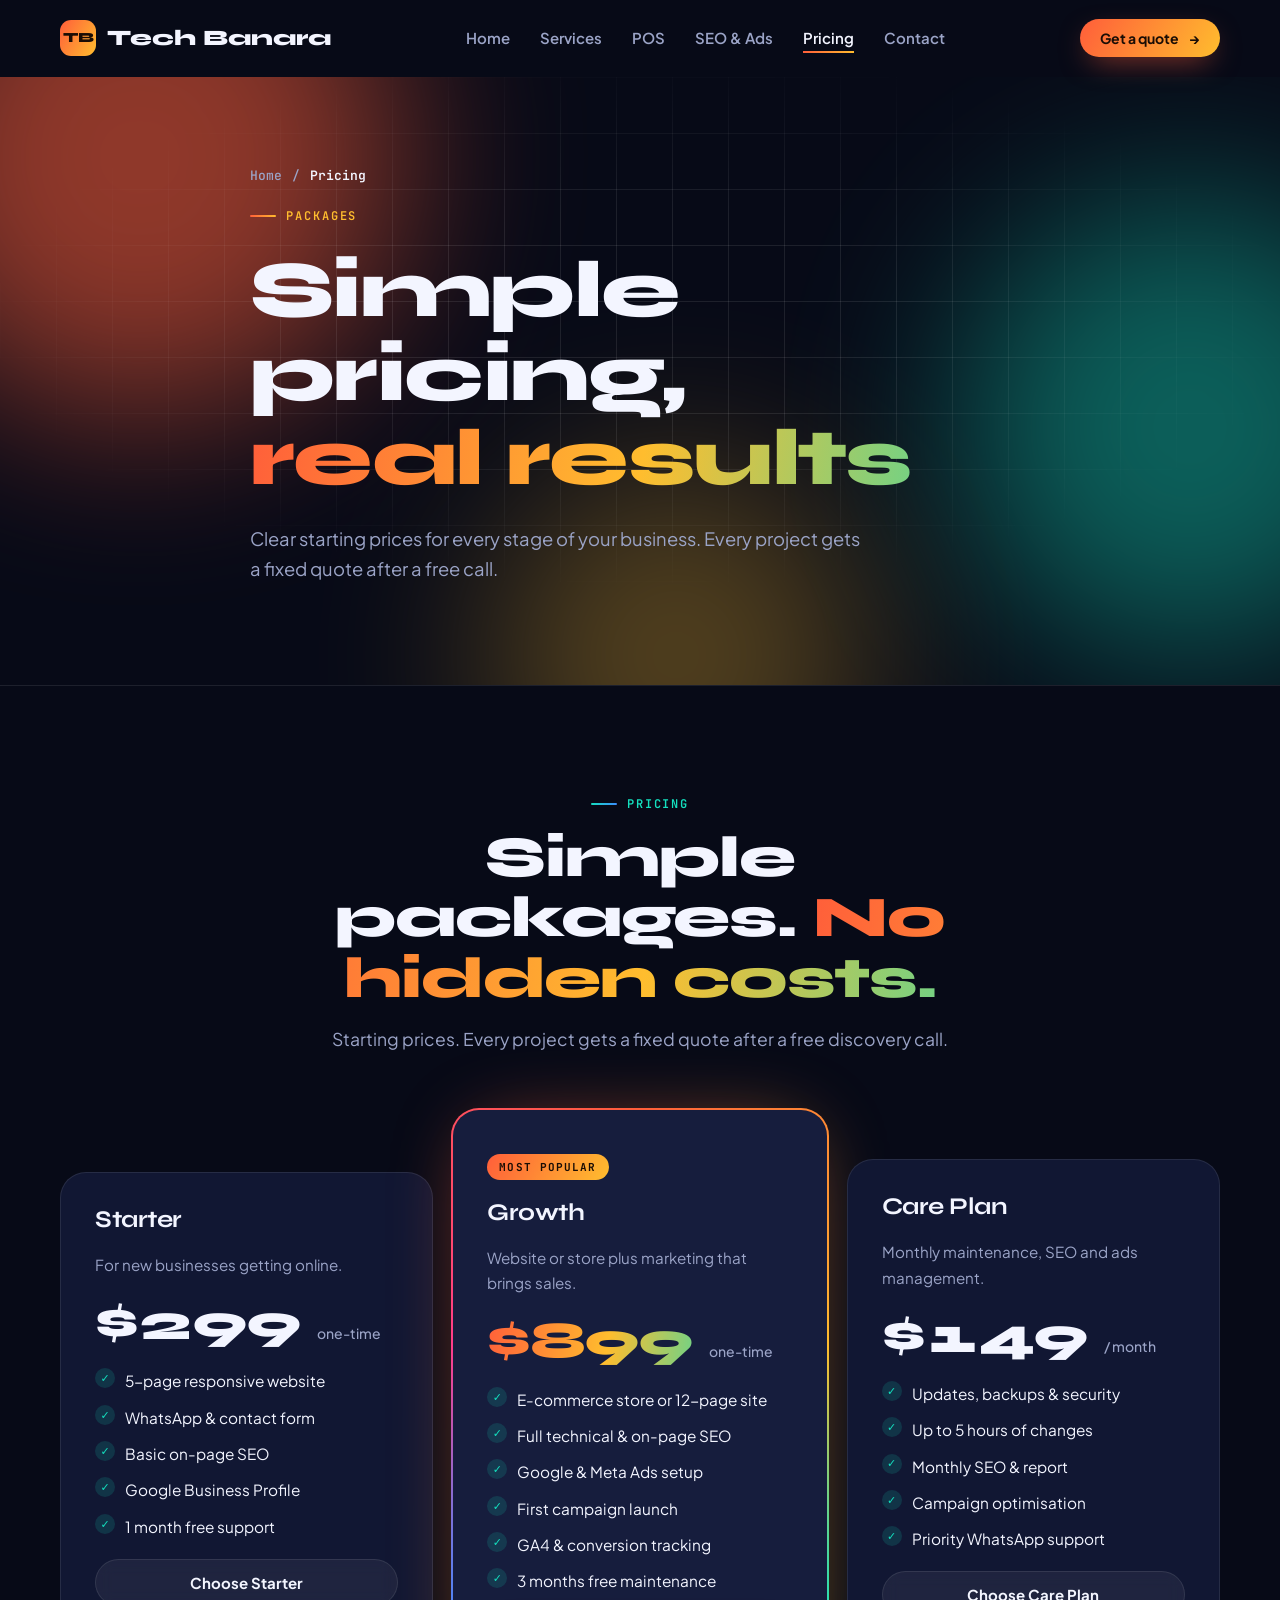
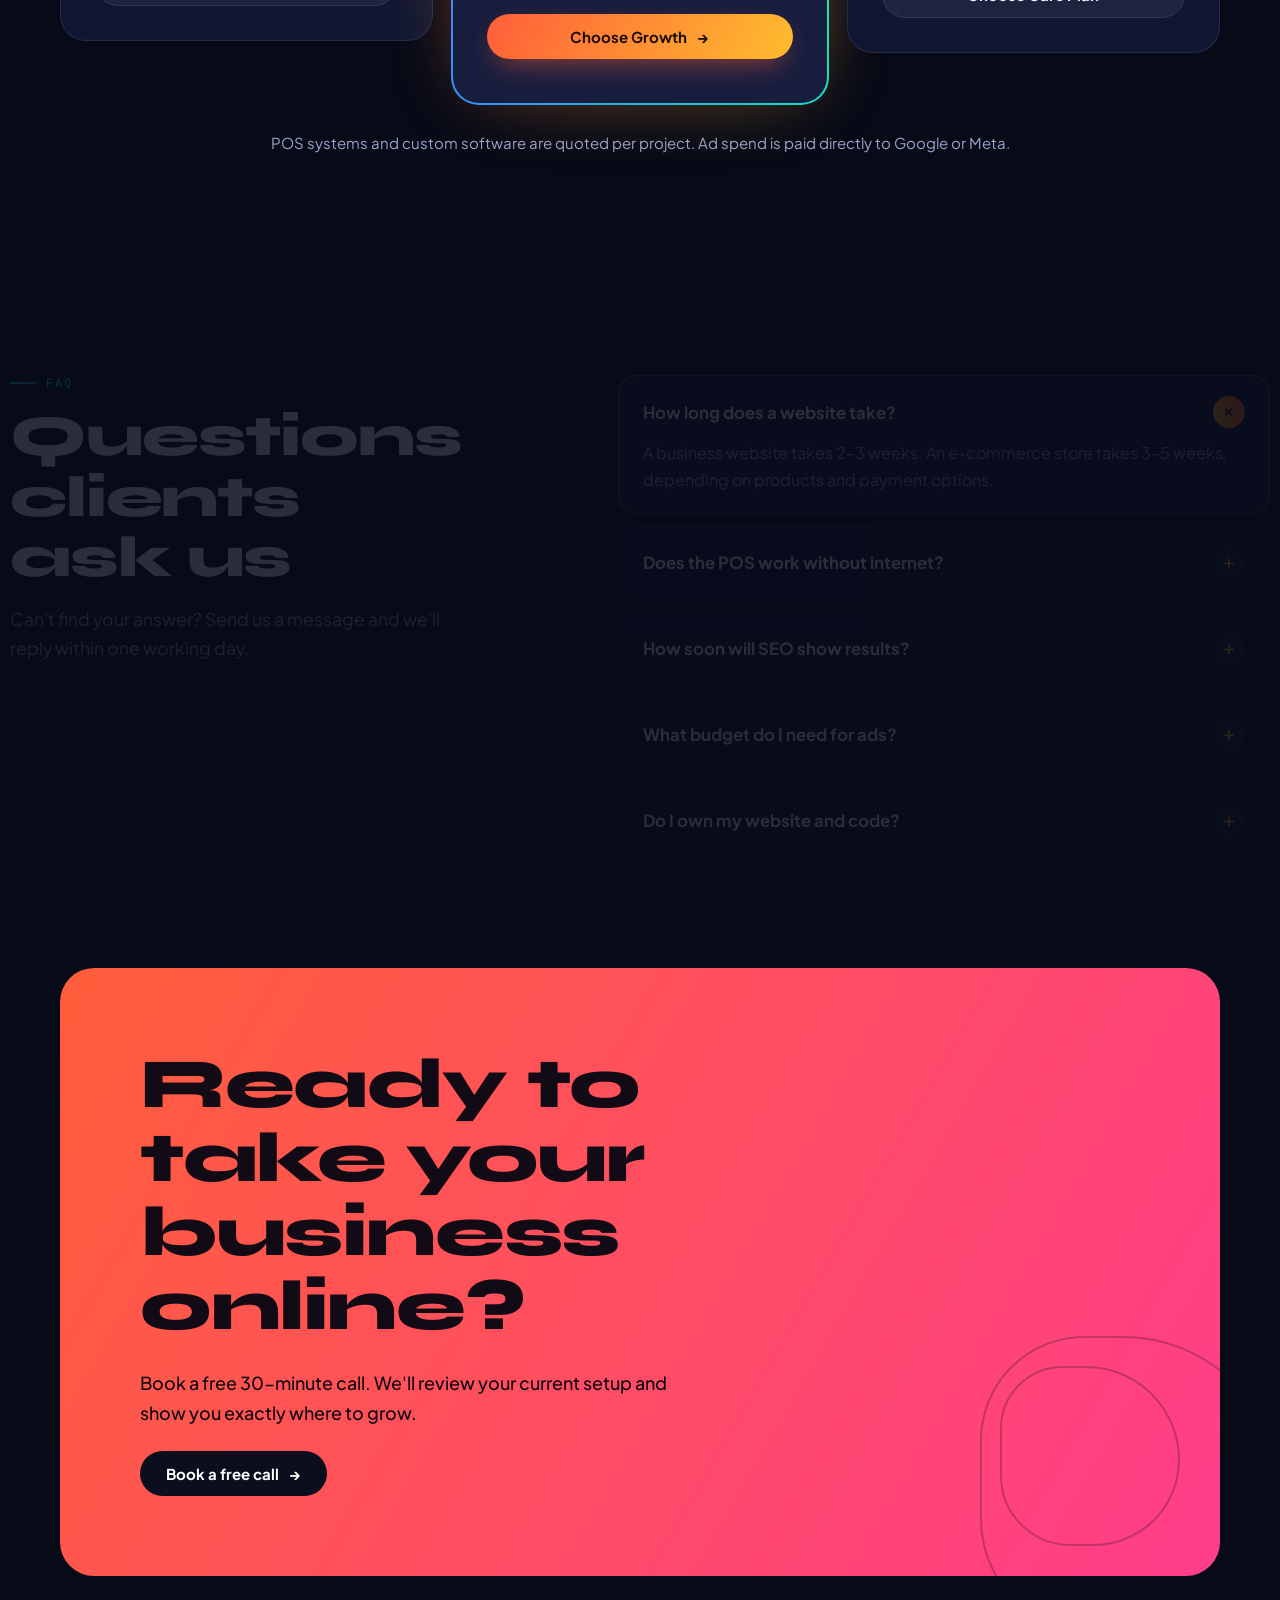
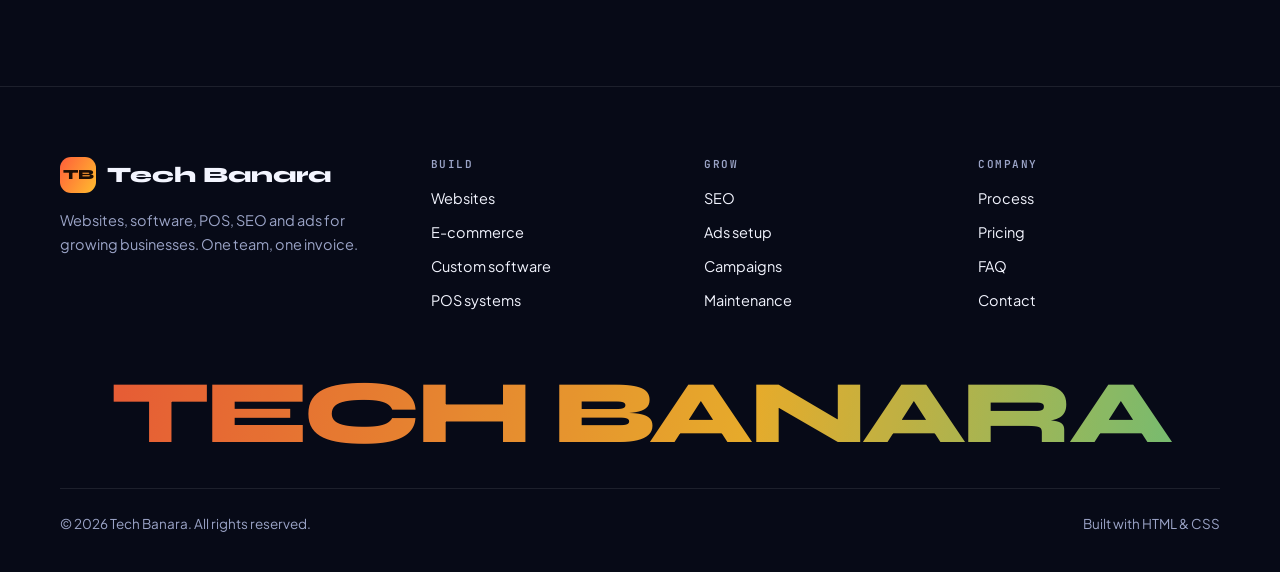
<file: pricing.html>
<!DOCTYPE html>
<html lang="en">
<head>
<meta charset="UTF-8">
<meta name="viewport" content="width=device-width, initial-scale=1.0">
<title>Pricing | Tech Banara</title>
<meta name="description" content="Simple website, marketing and maintenance packages with no hidden costs.">
<link rel="icon" href="favicon.svg" type="image/svg+xml">
<link rel="preconnect" href="https://fonts.googleapis.com">
<link rel="preconnect" href="https://fonts.gstatic.com" crossorigin>
<link rel="stylesheet" href="https://fonts.googleapis.com/css2?family=Syne:wght@600;700;800&family=Plus+Jakarta+Sans:wght@400;500;600;700&family=JetBrains+Mono:wght@400;500;600;700&display=swap">
<link rel="stylesheet" href="css/style.css">
</head>
<body>
<header class="header" id="header">
  <nav class="wrap nav" aria-label="Main">
    <a href="index.html" class="logo"><span class="logo-mark">TB</span>Tech Banara</a>
    <input type="checkbox" id="nav-toggle" class="nav-toggle" aria-label="Open menu">
    <label for="nav-toggle" class="nav-burger" aria-hidden="true"><span></span><span></span><span></span></label>
    <ul class="nav-links">
      <li><a href="index.html" data-page="index">Home</a></li>
      <li><a href="services.html" data-page="services">Services</a></li>
      <li><a href="pos.html" data-page="pos">POS</a></li>
      <li><a href="seo-ads.html" data-page="seo-ads">SEO &amp; Ads</a></li>
      <li><a href="pricing.html" data-page="pricing" class="active" aria-current="page">Pricing</a></li>
      <li><a href="contact.html" data-page="contact">Contact</a></li>
    </ul>
    <a href="contact.html" class="btn btn-hot nav-cta">Get a quote <span class="arrow">→</span></a>
  </nav>
</header>

<main id="top">
  <section class="page-hero">
    <div class="hero-bg" aria-hidden="true">
      <div class="blob blob-1"></div><div class="blob blob-2"></div><div class="blob blob-3"></div>
      <div class="grid-bg"></div>
    </div>
    <div class="wrap page-hero-in">
      <div class="crumbs"><a href="index.html">Home</a><span>/</span><b>Pricing</b></div>
      <span class="eyebrow">Packages</span>
      <h1>Simple pricing, <span class="grad-text">real results</span></h1>
      <p>Clear starting prices for every stage of your business. Every project gets a fixed quote after a free call.</p>
    </div>
  </section>

  <!-- ================= PRICING ================= -->
  <section class="section" id="pricing">
    <div class="wrap">
      <div class="section-head center reveal">
        <span class="eyebrow cool">Pricing</span>
        <h2>Simple packages. <span class="grad-text">No hidden costs.</span></h2>
        <p>Starting prices. Every project gets a fixed quote after a free discovery call.</p>
      </div>
      <div class="pricing-grid">
        <article class="plan reveal">
          <h3>Starter</h3>
          <p class="plan-desc">For new businesses getting online.</p>
          <div class="price">$299 <small>one-time</small></div>
          <ul><li>5-page responsive website</li><li>WhatsApp &amp; contact form</li><li>Basic on-page SEO</li><li>Google Business Profile</li><li>1 month free support</li></ul>
          <a href="contact.html" class="btn btn-glass">Choose Starter</a>
        </article>
        <article class="plan hot reveal">
          <div class="plan-glow" aria-hidden="true"></div>
          <span class="badge">Most popular</span>
          <h3>Growth</h3>
          <p class="plan-desc">Website or store plus marketing that brings sales.</p>
          <div class="price"><span class="grad-text">$899</span> <small>one-time</small></div>
          <ul><li>E-commerce store or 12-page site</li><li>Full technical &amp; on-page SEO</li><li>Google &amp; Meta Ads setup</li><li>First campaign launch</li><li>GA4 &amp; conversion tracking</li><li>3 months free maintenance</li></ul>
          <a href="contact.html" class="btn btn-hot">Choose Growth <span class="arrow">→</span></a>
        </article>
        <article class="plan reveal">
          <h3>Care Plan</h3>
          <p class="plan-desc">Monthly maintenance, SEO and ads management.</p>
          <div class="price">$149 <small>/ month</small></div>
          <ul><li>Updates, backups &amp; security</li><li>Up to 5 hours of changes</li><li>Monthly SEO &amp; report</li><li>Campaign optimisation</li><li>Priority WhatsApp support</li></ul>
          <a href="contact.html" class="btn btn-glass">Choose Care Plan</a>
        </article>
      </div>
      <p class="pricing-note">POS systems and custom software are quoted per project. Ad spend is paid directly to Google or Meta.</p>
    </div>
  </section>

  <!-- ================= FAQ ================= -->
  <section class="section" id="faq">
    <div class="wrap faq-grid">
      <div class="section-head reveal-l" style="margin-bottom:0">
        <span class="eyebrow cool">FAQ</span>
        <h2>Questions clients ask us</h2>
        <p>Can't find your answer? Send us a message and we'll reply within one working day.</p>
      </div>
      <div class="faq reveal-r">
        <details open><summary>How long does a website take?</summary><p>A business website takes 2–3 weeks. An e-commerce store takes 3–5 weeks, depending on products and payment options.</p></details>
        <details><summary>Does the POS work without internet?</summary><p>Yes. Sales continue offline and sync to the cloud automatically when the connection returns.</p></details>
        <details><summary>How soon will SEO show results?</summary><p>Most clients see ranking movement in 6–8 weeks and steady traffic growth within 3–6 months. You get a report every month.</p></details>
        <details><summary>What budget do I need for ads?</summary><p>We recommend at least $150–$300 per month in ad spend so campaigns gather enough data to optimise.</p></details>
        <details><summary>Do I own my website and code?</summary><p>Yes. Once the project is paid, you own the website, code, domain and all content.</p></details>
      </div>
    </div>
  </section>

  <!-- ================= CTA ================= -->
  <section class="wrap" style="padding-bottom:110px">
    <div class="cta reveal">
      <div class="cta-shape" aria-hidden="true"></div><div class="cta-shape s2" aria-hidden="true"></div>
      <h2>Ready to take your business online?</h2>
      <p>Book a free 30-minute call. We'll review your current setup and show you exactly where to grow.</p>
      <a href="contact.html" class="btn">Book a free call <span class="arrow">→</span></a>
    </div>
  </section>
</main>

<footer class="footer">
  <div class="wrap">
    <div class="footer-grid">
      <div class="footer-brand">
        <a href="index.html" class="logo"><span class="logo-mark">TB</span>Tech Banara</a>
        <p>Websites, software, POS, SEO and ads for growing businesses. One team, one invoice.</p>
      </div>
      <div><h4>Build</h4><ul><li><a href="services.html">Websites</a></li><li><a href="services.html">E-commerce</a></li><li><a href="services.html">Custom software</a></li><li><a href="pos.html">POS systems</a></li></ul></div>
      <div><h4>Grow</h4><ul><li><a href="seo-ads.html">SEO</a></li><li><a href="seo-ads.html">Ads setup</a></li><li><a href="seo-ads.html">Campaigns</a></li><li><a href="services.html">Maintenance</a></li></ul></div>
      <div><h4>Company</h4><ul><li><a href="index.html#process">Process</a></li><li><a href="pricing.html">Pricing</a></li><li><a href="pricing.html#faq">FAQ</a></li><li><a href="contact.html">Contact</a></li></ul></div>
    </div>
    <div class="wordmark" aria-hidden="true">TECH BANARA</div>
    <div class="footer-bottom"><span>© <span id="year">2026</span> Tech Banara. All rights reserved.</span><span>Built with HTML &amp; CSS</span></div>
  </div>
</footer>

<script src="js/script.js"></script>
</body>
</html>
</file>
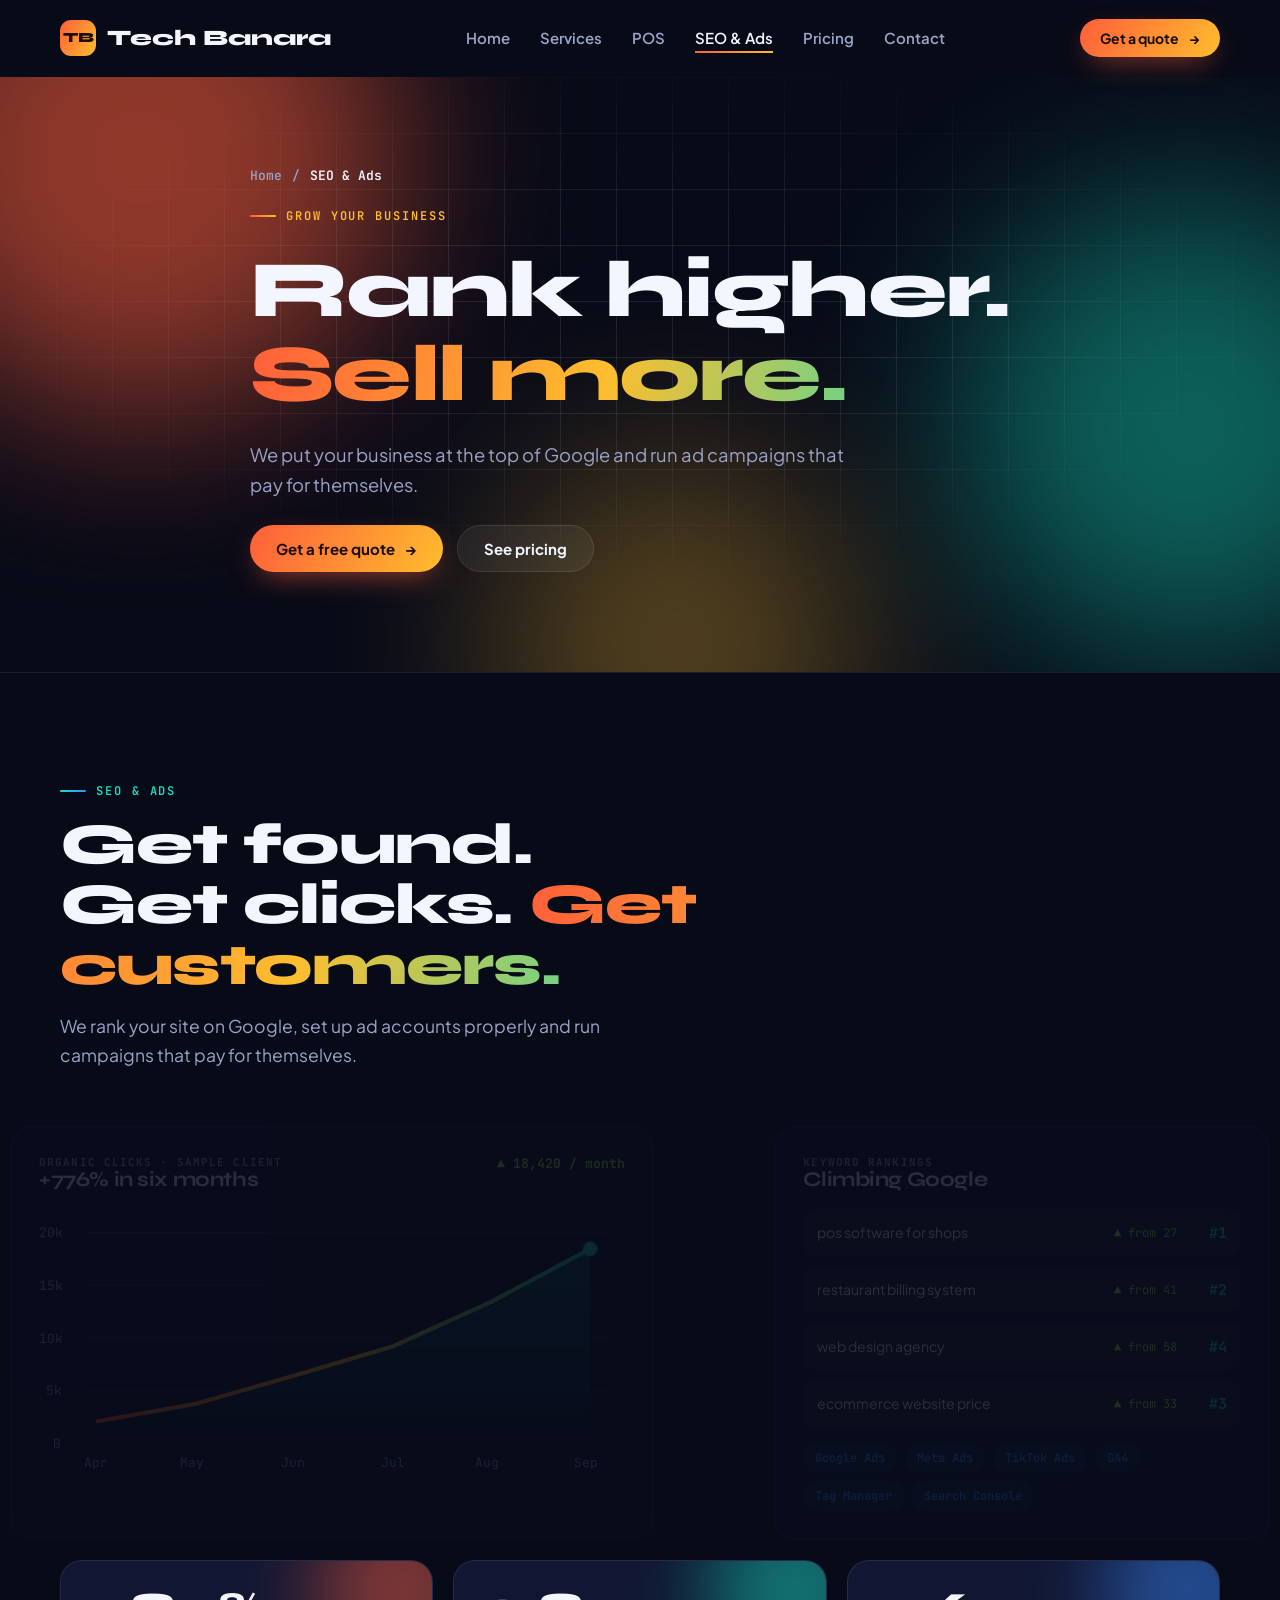
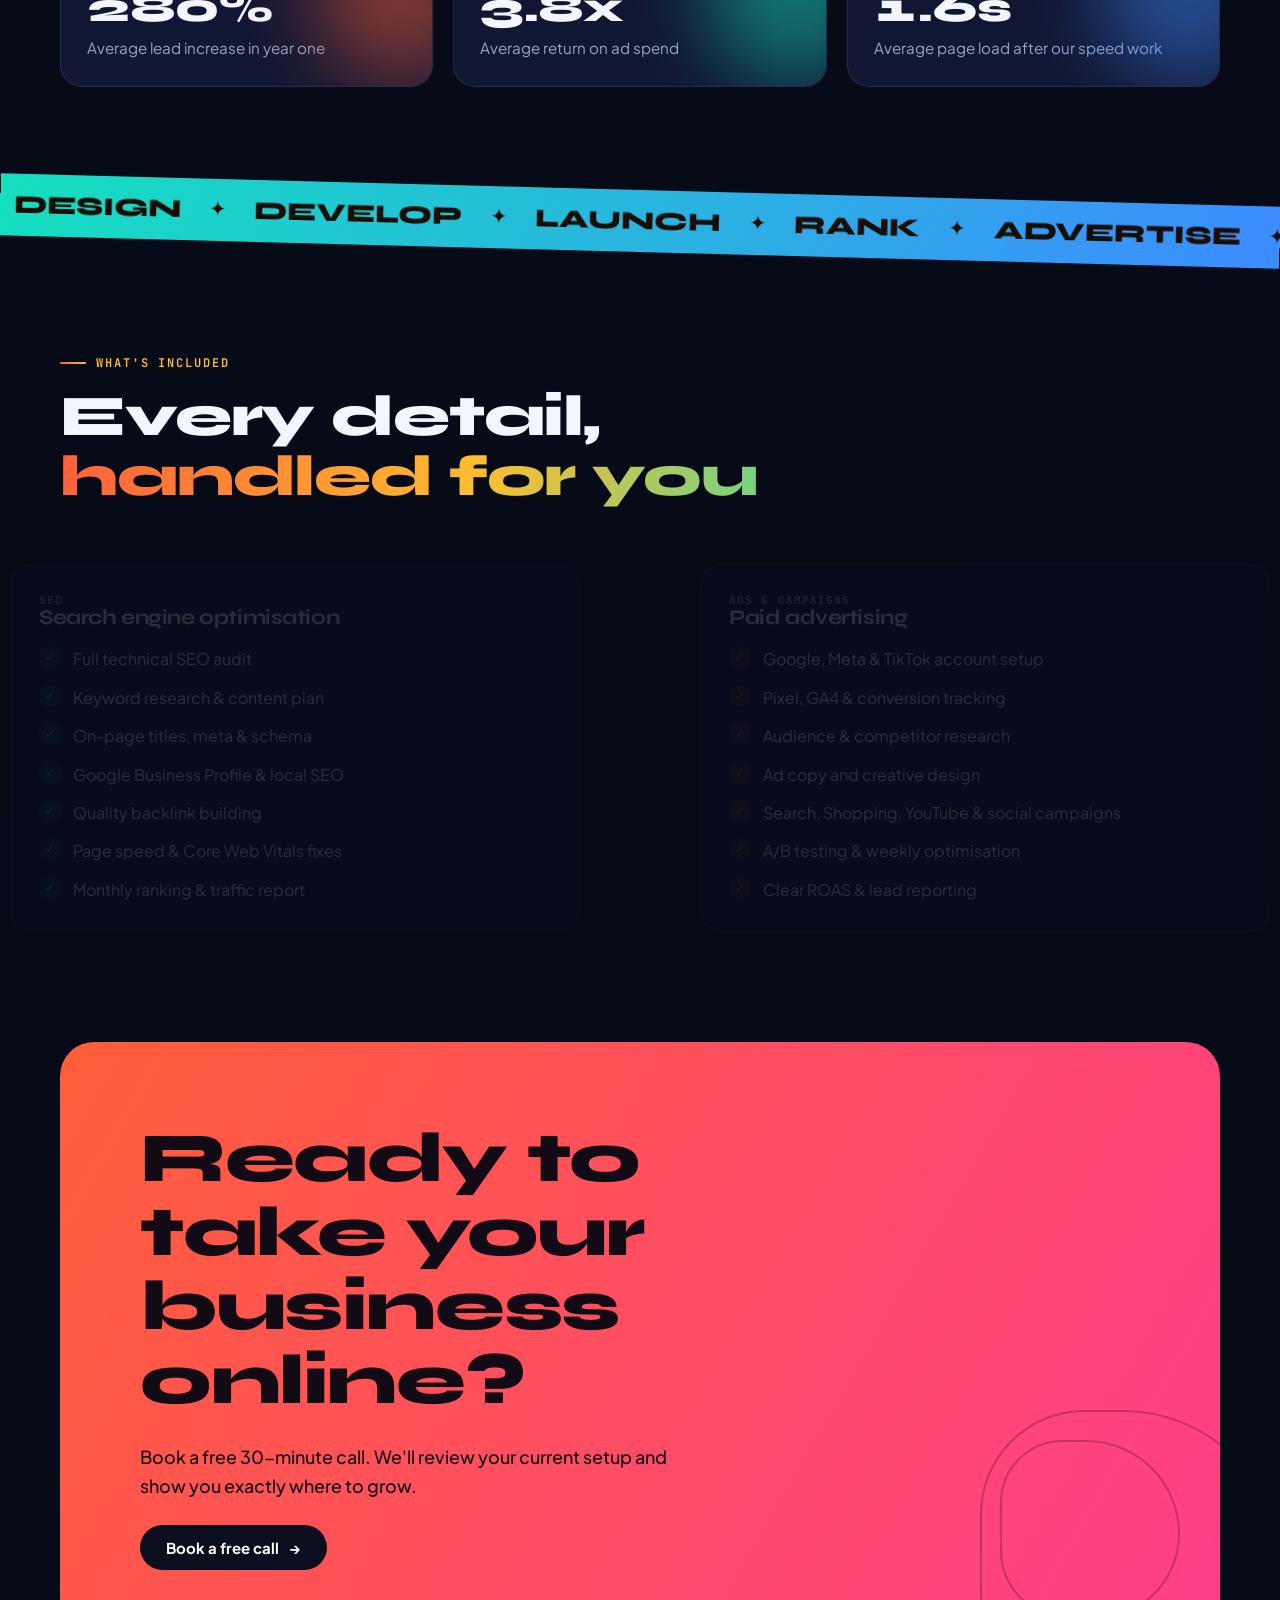
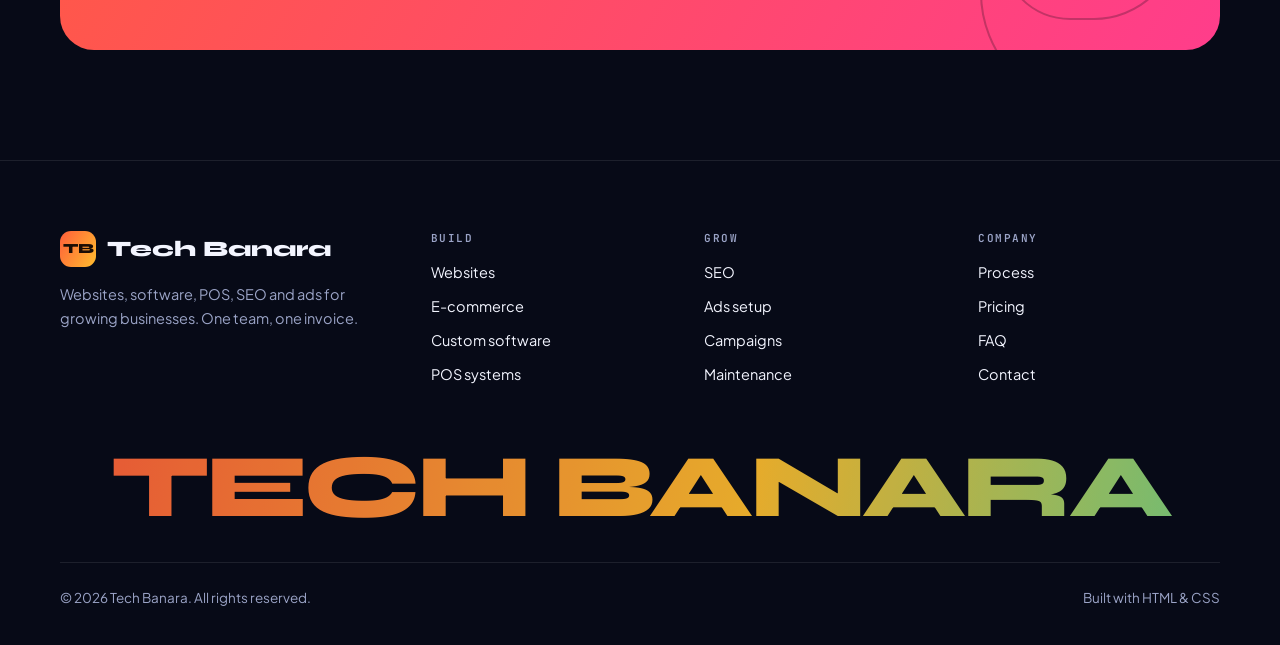
<file: seo-ads.html>
<!DOCTYPE html>
<html lang="en">
<head>
<meta charset="UTF-8">
<meta name="viewport" content="width=device-width, initial-scale=1.0">
<title>SEO & Ads | Tech Banara</title>
<meta name="description" content="SEO, Google Ads, Meta Ads setup and campaign management that bring real customers.">
<link rel="icon" href="favicon.svg" type="image/svg+xml">
<link rel="preconnect" href="https://fonts.googleapis.com">
<link rel="preconnect" href="https://fonts.gstatic.com" crossorigin>
<link rel="stylesheet" href="https://fonts.googleapis.com/css2?family=Syne:wght@600;700;800&family=Plus+Jakarta+Sans:wght@400;500;600;700&family=JetBrains+Mono:wght@400;500;600;700&display=swap">
<link rel="stylesheet" href="css/style.css">
</head>
<body>
<header class="header" id="header">
  <nav class="wrap nav" aria-label="Main">
    <a href="index.html" class="logo"><span class="logo-mark">TB</span>Tech Banara</a>
    <input type="checkbox" id="nav-toggle" class="nav-toggle" aria-label="Open menu">
    <label for="nav-toggle" class="nav-burger" aria-hidden="true"><span></span><span></span><span></span></label>
    <ul class="nav-links">
      <li><a href="index.html" data-page="index">Home</a></li>
      <li><a href="services.html" data-page="services">Services</a></li>
      <li><a href="pos.html" data-page="pos">POS</a></li>
      <li><a href="seo-ads.html" data-page="seo-ads" class="active" aria-current="page">SEO &amp; Ads</a></li>
      <li><a href="pricing.html" data-page="pricing">Pricing</a></li>
      <li><a href="contact.html" data-page="contact">Contact</a></li>
    </ul>
    <a href="contact.html" class="btn btn-hot nav-cta">Get a quote <span class="arrow">→</span></a>
  </nav>
</header>

<main id="top">
  <section class="page-hero">
    <div class="hero-bg" aria-hidden="true">
      <div class="blob blob-1"></div><div class="blob blob-2"></div><div class="blob blob-3"></div>
      <div class="grid-bg"></div>
    </div>
    <div class="wrap page-hero-in">
      <div class="crumbs"><a href="index.html">Home</a><span>/</span><b>SEO &amp; Ads</b></div>
      <span class="eyebrow">Grow your business</span>
      <h1>Rank higher. <span class="grad-text">Sell more.</span></h1>
      <p>We put your business at the top of Google and run ad campaigns that pay for themselves.</p>
      <div class="hero-actions"><a href="contact.html" class="btn btn-hot">Get a free quote <span class="arrow">→</span></a><a href="pricing.html" class="btn btn-glass">See pricing</a></div>
    </div>
  </section>

  <!-- ================= GROWTH ================= -->
  <section class="section" id="growth">
    <div class="wrap">
      <div class="section-head reveal">
        <span class="eyebrow cool">SEO &amp; Ads</span>
        <h2>Get found. Get clicks. <span class="grad-text">Get customers.</span></h2>
        <p>We rank your site on Google, set up ad accounts properly and run campaigns that pay for themselves.</p>
      </div>

      <div class="growth-grid">
        <div class="panel reveal-l">
          <div class="panel-head">
            <div><div class="mini-label">Organic clicks · sample client</div><h3>+776% in six months</h3></div>
            <span class="up">▲ 18,420 / month</span>
          </div>
          <svg class="chart" viewBox="0 0 500 225" role="img" aria-label="Organic clicks grew from 2,100 in April to 18,400 in September">
            <defs>
              <linearGradient id="lineGrad" x1="0" x2="1"><stop offset="0" stop-color="#ff5e3a"/><stop offset=".5" stop-color="#ffbd2e"/><stop offset="1" stop-color="#14e0bf"/></linearGradient>
              <linearGradient id="areaGrad" x1="0" x2="0" y1="0" y2="1"><stop offset="0" stop-color="#14e0bf" stop-opacity=".3"/><stop offset="1" stop-color="#14e0bf" stop-opacity="0"/></linearGradient>
            </defs>
            <g>
              <line class="gl" x1="40" x2="490" y1="20" y2="20"/><line class="gl" x1="40" x2="490" y1="65" y2="65"/>
              <line class="gl" x1="40" x2="490" y1="110" y2="110"/><line class="gl" x1="40" x2="490" y1="155" y2="155"/>
              <line class="gl" x1="40" x2="490" y1="200" y2="200"/>
              <text class="lbl" x="0" y="24">20k</text><text class="lbl" x="0" y="69">15k</text><text class="lbl" x="0" y="114">10k</text>
              <text class="lbl" x="6" y="159">5k</text><text class="lbl" x="12" y="204">0</text>
              <text class="lbl" x="38" y="220">Apr</text><text class="lbl" x="120" y="220">May</text><text class="lbl" x="206" y="220">Jun</text>
              <text class="lbl" x="292" y="220">Jul</text><text class="lbl" x="372" y="220">Aug</text><text class="lbl" x="456" y="220">Sep</text>
            </g>
            <path class="area" d="M50 181 L134 166 L218 142 L302 117 L386 79 L470 34 L470 200 L50 200 Z"/>
            <path class="line" d="M50 181 L134 166 L218 142 L302 117 L386 79 L470 34"/>
            <circle class="halo" cx="470" cy="34" r="7"/>
            <circle class="endpt" cx="470" cy="34" r="6"/>
          </svg>
        </div>

        <div class="panel reveal-r">
          <div class="panel-head"><div><div class="mini-label">Keyword rankings</div><h3>Climbing Google</h3></div></div>
          <div class="kw-list">
            <div class="kw"><span>pos software for shops</span><span class="was">▲ from 27</span><span class="pos-now">#1</span></div>
            <div class="kw"><span>restaurant billing system</span><span class="was">▲ from 41</span><span class="pos-now">#2</span></div>
            <div class="kw"><span>web design agency</span><span class="was">▲ from 58</span><span class="pos-now">#4</span></div>
            <div class="kw"><span>ecommerce website price</span><span class="was">▲ from 33</span><span class="pos-now">#3</span></div>
          </div>
          <div class="platforms"><span>Google Ads</span><span>Meta Ads</span><span>TikTok Ads</span><span>GA4</span><span>Tag Manager</span><span>Search Console</span></div>
        </div>
      </div>

      <div class="growth-row">
        <div class="kpi reveal"><strong data-count="312" data-suffix="%">312%</strong><span>Average lead increase in year one</span></div>
        <div class="kpi reveal"><strong data-count="4" data-decimals="1" data-suffix="x" data-target="4.2">4.2x</strong><span>Average return on ad spend</span></div>
        <div class="kpi reveal"><strong data-count="1" data-decimals="1" data-suffix="s" data-target="1.8">1.8s</strong><span>Average page load after our speed work</span></div>
      </div>
    </div>
  </section>

  <!-- ================= MARQUEE 2 ================= -->
  <div class="marquee cool" aria-hidden="true">
    <div class="marquee-track">
      <span>Design</span><span>Develop</span><span>Launch</span><span>Rank</span><span>Advertise</span><span>Maintain</span><span>Grow</span>
      <span>Design</span><span>Develop</span><span>Launch</span><span>Rank</span><span>Advertise</span><span>Maintain</span><span>Grow</span>
    </div>
  </div>

  <!-- ================= INCLUDED ================= -->
  <section class="section">
    <div class="wrap">
      <div class="section-head reveal">
        <span class="eyebrow">What's included</span>
        <h2>Every detail, <span class="grad-text">handled for you</span></h2>
      </div>
      <div class="two-col">
        <div class="panel reveal-l">
          <div class="mini-label">SEO</div><h3>Search engine optimisation</h3>
          <ul class="check-list"><li>Full technical SEO audit</li><li>Keyword research &amp; content plan</li><li>On-page titles, meta &amp; schema</li><li>Google Business Profile &amp; local SEO</li><li>Quality backlink building</li><li>Page speed &amp; Core Web Vitals fixes</li><li>Monthly ranking &amp; traffic report</li></ul>
        </div>
        <div class="panel hot-edge reveal-r">
          <div class="mini-label">Ads &amp; Campaigns</div><h3>Paid advertising</h3>
          <ul class="check-list"><li>Google, Meta &amp; TikTok account setup</li><li>Pixel, GA4 &amp; conversion tracking</li><li>Audience &amp; competitor research</li><li>Ad copy and creative design</li><li>Search, Shopping, YouTube &amp; social campaigns</li><li>A/B testing &amp; weekly optimisation</li><li>Clear ROAS &amp; lead reporting</li></ul>
        </div>
      </div>
    </div>
  </section>

  <!-- ================= CTA ================= -->
  <section class="wrap" style="padding-bottom:110px">
    <div class="cta reveal">
      <div class="cta-shape" aria-hidden="true"></div><div class="cta-shape s2" aria-hidden="true"></div>
      <h2>Ready to take your business online?</h2>
      <p>Book a free 30-minute call. We'll review your current setup and show you exactly where to grow.</p>
      <a href="contact.html" class="btn">Book a free call <span class="arrow">→</span></a>
    </div>
  </section>
</main>

<footer class="footer">
  <div class="wrap">
    <div class="footer-grid">
      <div class="footer-brand">
        <a href="index.html" class="logo"><span class="logo-mark">TB</span>Tech Banara</a>
        <p>Websites, software, POS, SEO and ads for growing businesses. One team, one invoice.</p>
      </div>
      <div><h4>Build</h4><ul><li><a href="services.html">Websites</a></li><li><a href="services.html">E-commerce</a></li><li><a href="services.html">Custom software</a></li><li><a href="pos.html">POS systems</a></li></ul></div>
      <div><h4>Grow</h4><ul><li><a href="seo-ads.html">SEO</a></li><li><a href="seo-ads.html">Ads setup</a></li><li><a href="seo-ads.html">Campaigns</a></li><li><a href="services.html">Maintenance</a></li></ul></div>
      <div><h4>Company</h4><ul><li><a href="index.html#process">Process</a></li><li><a href="pricing.html">Pricing</a></li><li><a href="pricing.html#faq">FAQ</a></li><li><a href="contact.html">Contact</a></li></ul></div>
    </div>
    <div class="wordmark" aria-hidden="true">TECH BANARA</div>
    <div class="footer-bottom"><span>© <span id="year">2026</span> Tech Banara. All rights reserved.</span><span>Built with HTML &amp; CSS</span></div>
  </div>
</footer>

<script src="js/script.js"></script>
</body>
</html>
</file>
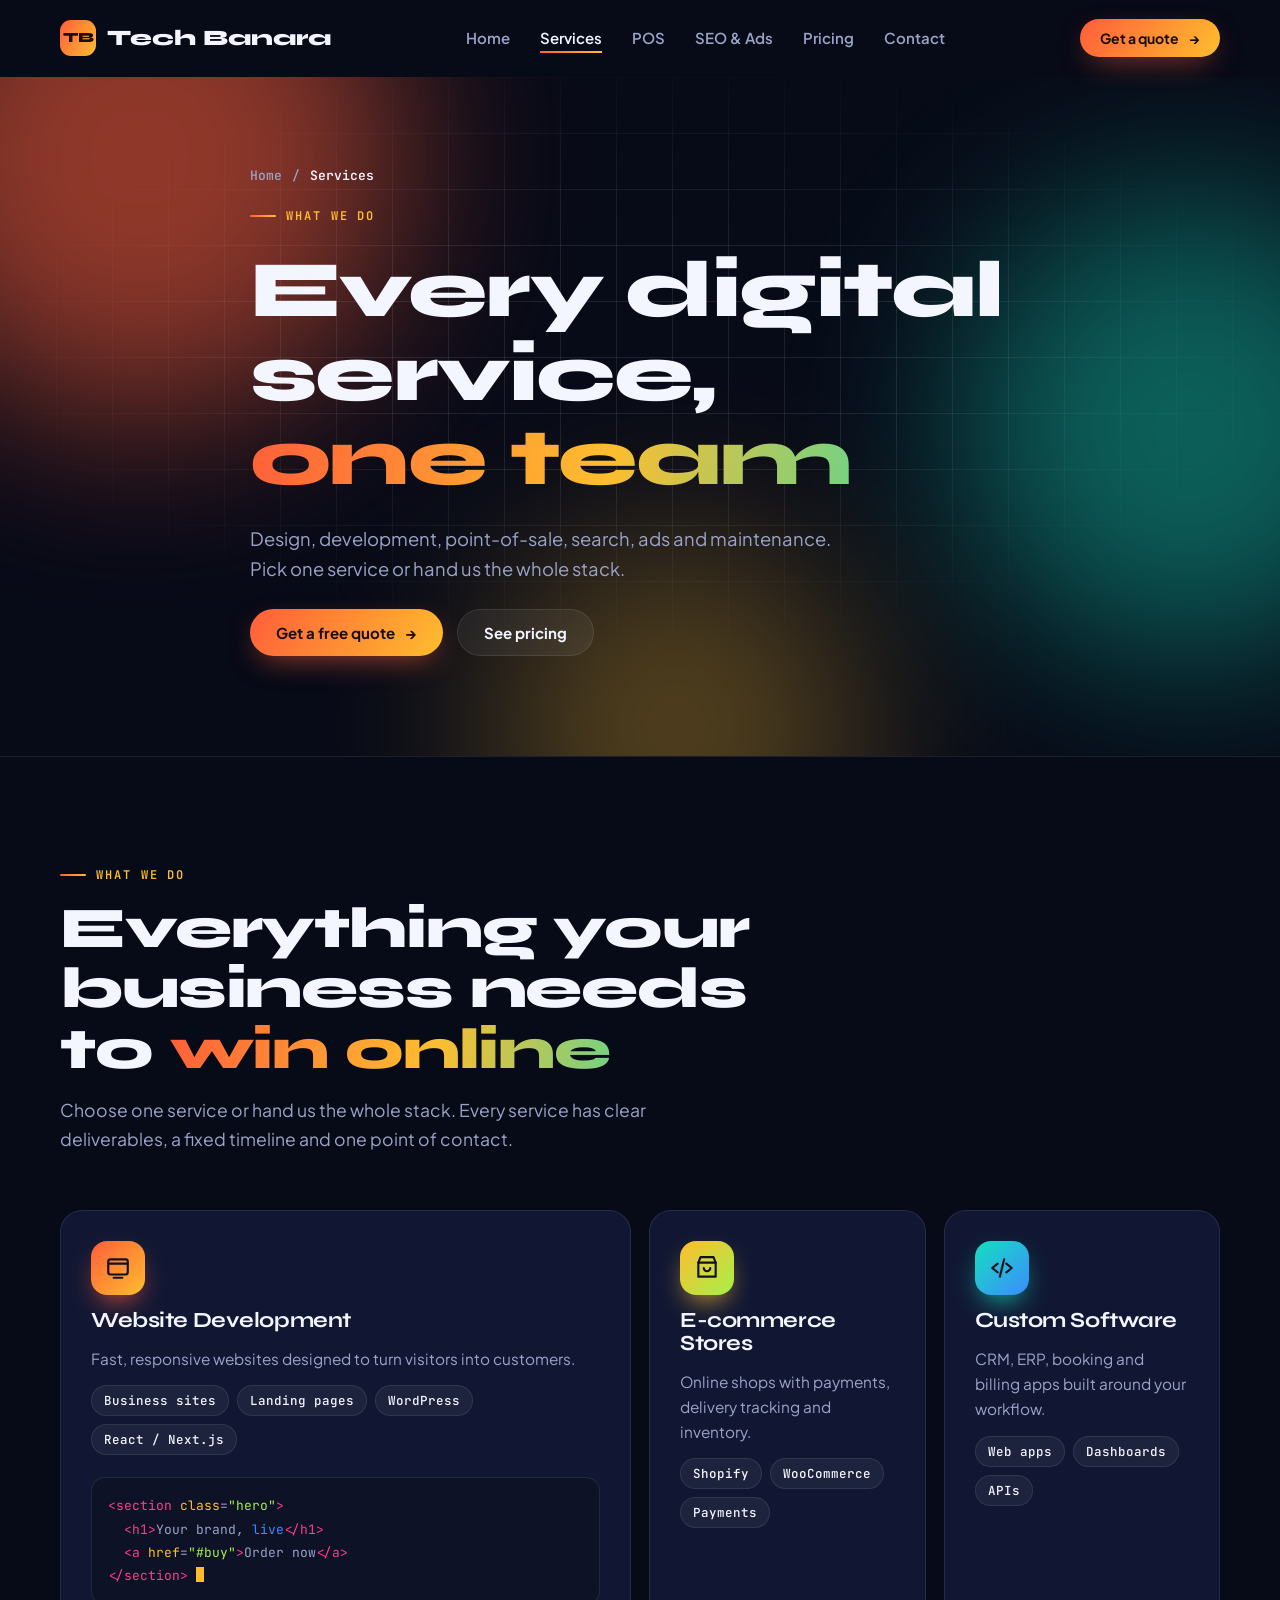
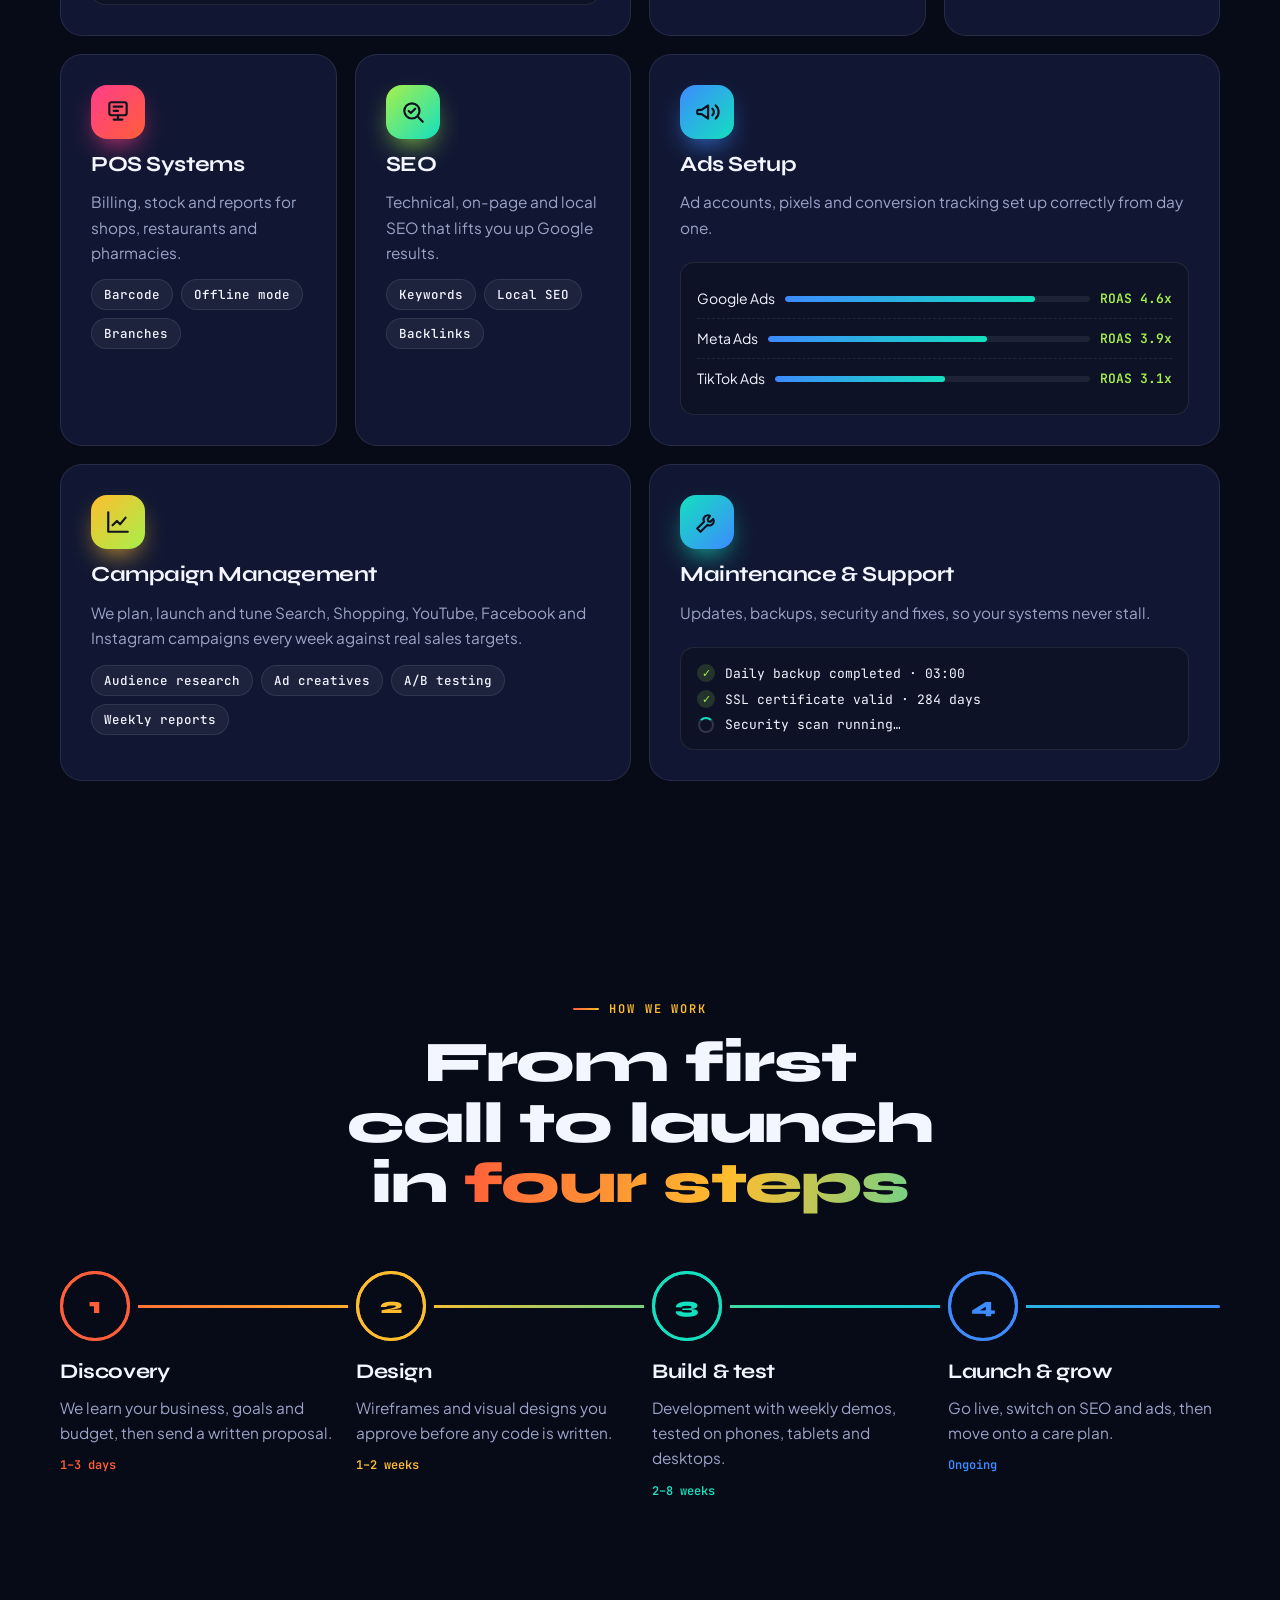
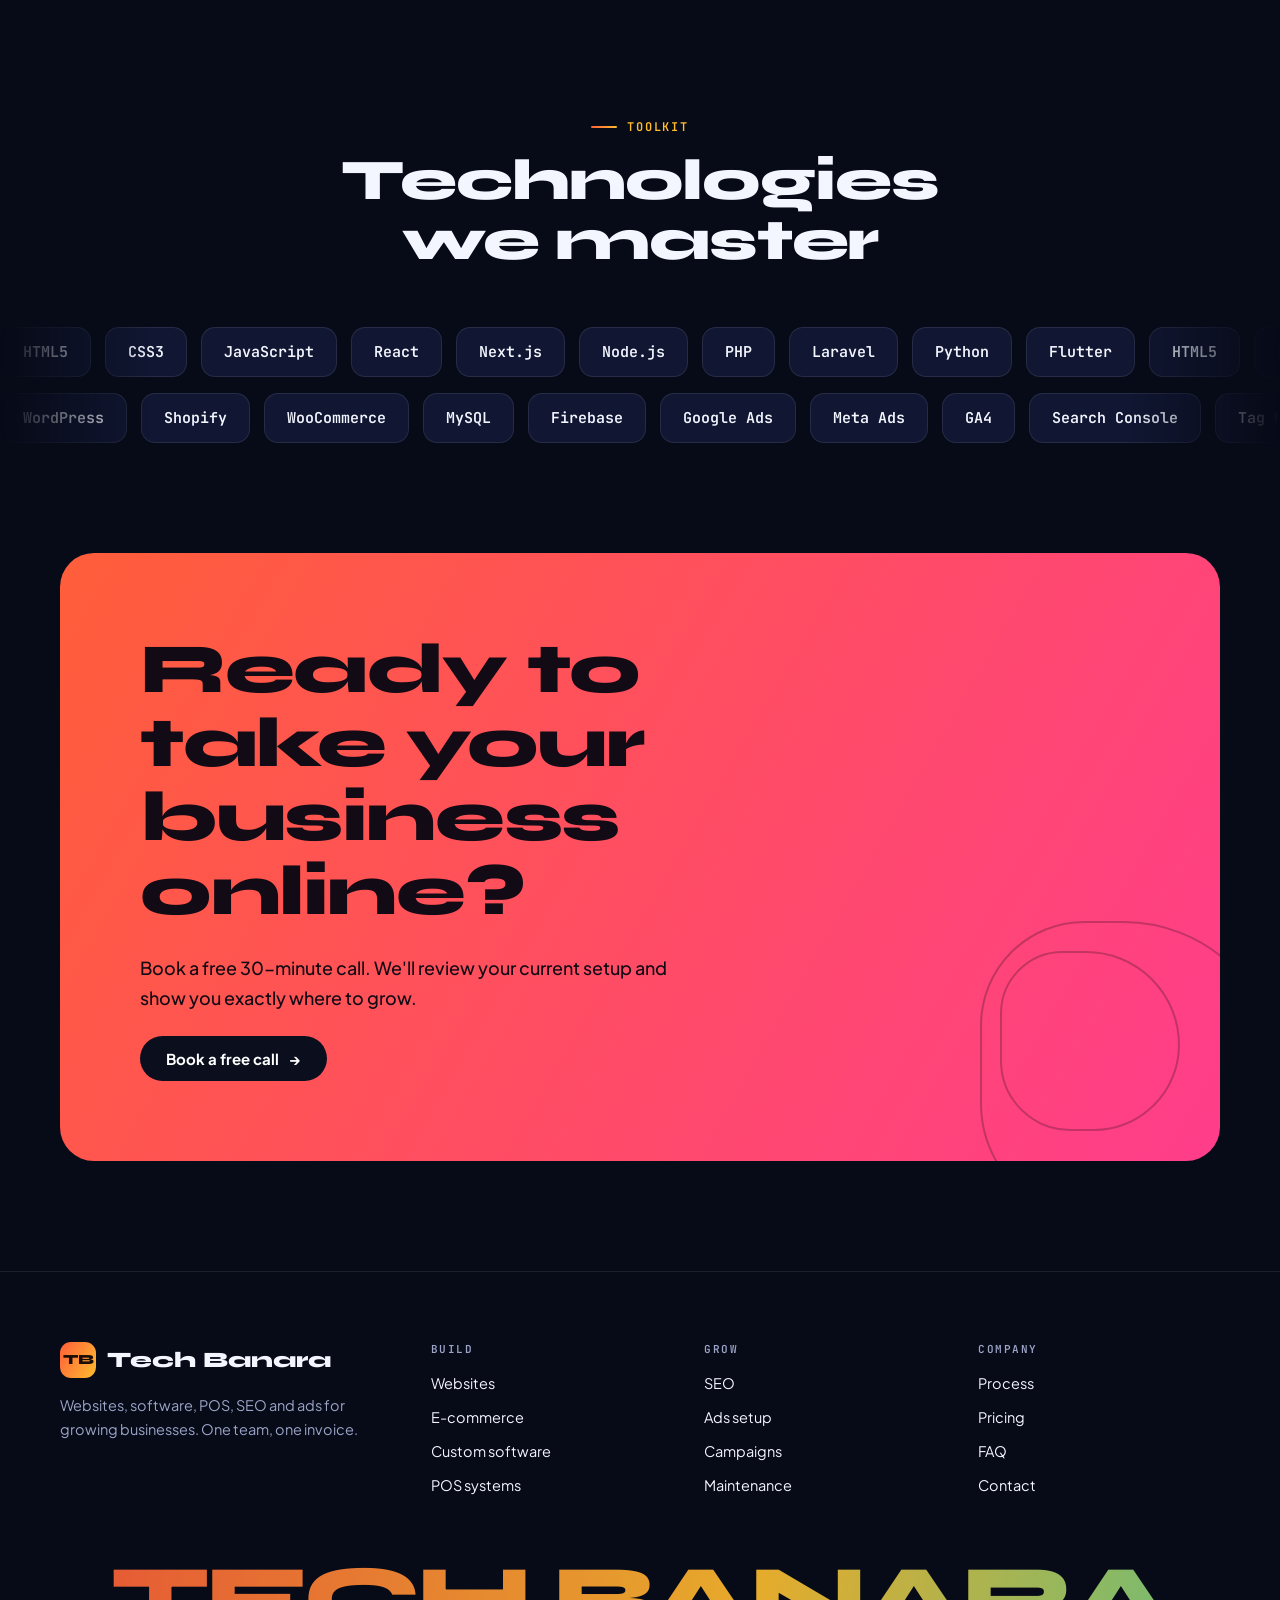
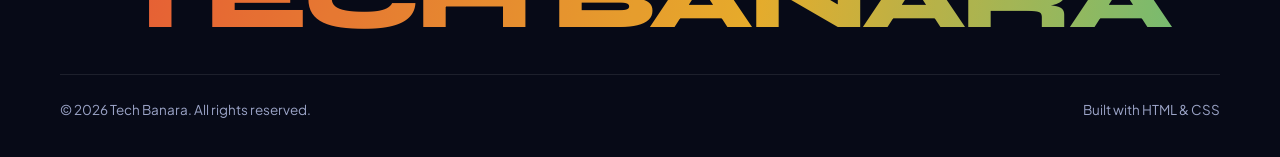
<file: services.html>
<!DOCTYPE html>
<html lang="en">
<head>
<meta charset="UTF-8">
<meta name="viewport" content="width=device-width, initial-scale=1.0">
<title>Services | Tech Banara</title>
<meta name="description" content="Website development, e-commerce, custom software, POS, SEO, ads setup, campaigns and maintenance.">
<link rel="icon" href="favicon.svg" type="image/svg+xml">
<link rel="preconnect" href="https://fonts.googleapis.com">
<link rel="preconnect" href="https://fonts.gstatic.com" crossorigin>
<link rel="stylesheet" href="https://fonts.googleapis.com/css2?family=Syne:wght@600;700;800&family=Plus+Jakarta+Sans:wght@400;500;600;700&family=JetBrains+Mono:wght@400;500;600;700&display=swap">
<link rel="stylesheet" href="css/style.css">
</head>
<body>
<header class="header" id="header">
  <nav class="wrap nav" aria-label="Main">
    <a href="index.html" class="logo"><span class="logo-mark">TB</span>Tech Banara</a>
    <input type="checkbox" id="nav-toggle" class="nav-toggle" aria-label="Open menu">
    <label for="nav-toggle" class="nav-burger" aria-hidden="true"><span></span><span></span><span></span></label>
    <ul class="nav-links">
      <li><a href="index.html" data-page="index">Home</a></li>
      <li><a href="services.html" data-page="services" class="active" aria-current="page">Services</a></li>
      <li><a href="pos.html" data-page="pos">POS</a></li>
      <li><a href="seo-ads.html" data-page="seo-ads">SEO &amp; Ads</a></li>
      <li><a href="pricing.html" data-page="pricing">Pricing</a></li>
      <li><a href="contact.html" data-page="contact">Contact</a></li>
    </ul>
    <a href="contact.html" class="btn btn-hot nav-cta">Get a quote <span class="arrow">→</span></a>
  </nav>
</header>

<main id="top">
  <section class="page-hero">
    <div class="hero-bg" aria-hidden="true">
      <div class="blob blob-1"></div><div class="blob blob-2"></div><div class="blob blob-3"></div>
      <div class="grid-bg"></div>
    </div>
    <div class="wrap page-hero-in">
      <div class="crumbs"><a href="index.html">Home</a><span>/</span><b>Services</b></div>
      <span class="eyebrow">What we do</span>
      <h1>Every digital service, <span class="grad-text">one team</span></h1>
      <p>Design, development, point-of-sale, search, ads and maintenance. Pick one service or hand us the whole stack.</p>
      <div class="hero-actions"><a href="contact.html" class="btn btn-hot">Get a free quote <span class="arrow">→</span></a><a href="pricing.html" class="btn btn-glass">See pricing</a></div>
    </div>
  </section>

  <!-- ================= SERVICES ================= -->
  <section class="section" id="services">
    <div class="wrap">
      <div class="section-head reveal">
        <span class="eyebrow">What we do</span>
        <h2>Everything your business needs to <span class="grad-text">win online</span></h2>
        <p>Choose one service or hand us the whole stack. Every service has clear deliverables, a fixed timeline and one point of contact.</p>
      </div>

      <div class="bento">
        <article class="svc wide c-hot reveal">
          <div class="svc-icon"><svg viewBox="0 0 24 24"><rect x="3" y="4" width="18" height="14" rx="2"/><path d="M3 8h18M8 21h8"/></svg></div>
          <h3>Website Development</h3>
          <p>Fast, responsive websites designed to turn visitors into customers.</p>
          <ul><li>Business sites</li><li>Landing pages</li><li>WordPress</li><li>React / Next.js</li></ul>
          <div class="svc-demo"><div class="code"><span class="k">&lt;section</span> <span class="a">class</span>=<span class="s">"hero"</span><span class="k">&gt;</span>
  <span class="k">&lt;h1&gt;</span>Your brand, <span class="t">live</span><span class="k">&lt;/h1&gt;</span>
  <span class="k">&lt;a</span> <span class="a">href</span>=<span class="s">"#buy"</span><span class="k">&gt;</span>Order now<span class="k">&lt;/a&gt;</span>
<span class="k">&lt;/section&gt;</span> <span class="caret"></span></div></div>
        </article>

        <article class="svc c-amber reveal">
          <div class="svc-icon"><svg viewBox="0 0 24 24"><path d="M6 2h12l2 5H4z"/><path d="M4 7v13h16V7"/><path d="M9 12a3 3 0 0 0 6 0"/></svg></div>
          <h3>E-commerce Stores</h3>
          <p>Online shops with payments, delivery tracking and inventory.</p>
          <ul><li>Shopify</li><li>WooCommerce</li><li>Payments</li></ul>
        </article>

        <article class="svc c-teal reveal">
          <div class="svc-icon"><svg viewBox="0 0 24 24"><path d="m8 8-5 4 5 4M16 8l5 4-5 4M14 4l-4 16"/></svg></div>
          <h3>Custom Software</h3>
          <p>CRM, ERP, booking and billing apps built around your workflow.</p>
          <ul><li>Web apps</li><li>Dashboards</li><li>APIs</li></ul>
        </article>

        <article class="svc c-pink reveal">
          <div class="svc-icon"><svg viewBox="0 0 24 24"><rect x="4" y="3" width="16" height="12" rx="2"/><path d="M8 19h8M12 15v4M8 7h8M8 11h4"/></svg></div>
          <h3>POS Systems</h3>
          <p>Billing, stock and reports for shops, restaurants and pharmacies.</p>
          <ul><li>Barcode</li><li>Offline mode</li><li>Branches</li></ul>
        </article>

        <article class="svc c-lime reveal">
          <div class="svc-icon"><svg viewBox="0 0 24 24"><circle cx="11" cy="11" r="7"/><path d="m21 21-4.3-4.3M8 11l2 2 4-4"/></svg></div>
          <h3>SEO</h3>
          <p>Technical, on-page and local SEO that lifts you up Google results.</p>
          <ul><li>Keywords</li><li>Local SEO</li><li>Backlinks</li></ul>
        </article>

        <article class="svc wide c-sky reveal">
          <div class="svc-icon"><svg viewBox="0 0 24 24"><path d="M3 11v2a1 1 0 0 0 1 1h3l6 4V6L7 10H4a1 1 0 0 0-1 1z"/><path d="M17 9a4 4 0 0 1 0 6M20 6a8 8 0 0 1 0 12"/></svg></div>
          <h3>Ads Setup</h3>
          <p>Ad accounts, pixels and conversion tracking set up correctly from day one.</p>
          <div class="svc-demo">
            <div class="ad-row"><span>Google Ads</span><div class="meter"><i style="--w:82%"></i></div><b>ROAS 4.6x</b></div>
            <div class="ad-row"><span>Meta Ads</span><div class="meter"><i style="--w:68%"></i></div><b>ROAS 3.9x</b></div>
            <div class="ad-row"><span>TikTok Ads</span><div class="meter"><i style="--w:54%"></i></div><b>ROAS 3.1x</b></div>
          </div>
        </article>

        <article class="svc wide c-amber reveal">
          <div class="svc-icon"><svg viewBox="0 0 24 24"><path d="M3 3v18h18"/><path d="m7 15 4-4 3 3 5-6"/></svg></div>
          <h3>Campaign Management</h3>
          <p>We plan, launch and tune Search, Shopping, YouTube, Facebook and Instagram campaigns every week against real sales targets.</p>
          <ul><li>Audience research</li><li>Ad creatives</li><li>A/B testing</li><li>Weekly reports</li></ul>
        </article>

        <article class="svc wide c-teal reveal">
          <div class="svc-icon"><svg viewBox="0 0 24 24"><path d="M14.7 6.3a4 4 0 0 0-5.4 5.4L3 18l3 3 6.3-6.3a4 4 0 0 0 5.4-5.4l-2.5 2.5-2.1-.4-.4-2.1z"/></svg></div>
          <h3>Maintenance &amp; Support</h3>
          <p>Updates, backups, security and fixes, so your systems never stall.</p>
          <div class="svc-demo status">
            <div><span class="ok">✓</span>Daily backup completed · 03:00</div>
            <div><span class="ok">✓</span>SSL certificate valid · 284 days</div>
            <div><span class="spin"></span>Security scan running…</div>
          </div>
        </article>
      </div>
    </div>
  </section>

  <!-- ================= PROCESS ================= -->
  <section class="section" id="process">
    <div class="wrap">
      <div class="section-head center reveal">
        <span class="eyebrow">How we work</span>
        <h2>From first call to launch in <span class="grad-text">four steps</span></h2>
      </div>
      <div class="process">
        <div class="process-track" aria-hidden="true"></div>
        <div class="step reveal"><div class="step-no">1</div><h3>Discovery</h3><p>We learn your business, goals and budget, then send a written proposal.</p><small>1–3 days</small></div>
        <div class="step reveal"><div class="step-no">2</div><h3>Design</h3><p>Wireframes and visual designs you approve before any code is written.</p><small>1–2 weeks</small></div>
        <div class="step reveal"><div class="step-no">3</div><h3>Build &amp; test</h3><p>Development with weekly demos, tested on phones, tablets and desktops.</p><small>2–8 weeks</small></div>
        <div class="step reveal"><div class="step-no">4</div><h3>Launch &amp; grow</h3><p>Go live, switch on SEO and ads, then move onto a care plan.</p><small>Ongoing</small></div>
      </div>
    </div>
  </section>

  <!-- ================= TECH ================= -->
  <section class="section">
    <div class="wrap">
      <div class="section-head center reveal">
        <span class="eyebrow">Toolkit</span>
        <h2>Technologies we master</h2>
      </div>
    </div>
    <div class="tech" aria-label="Technologies">
      <div class="tech-row">
        <span>HTML5</span><span>CSS3</span><span>JavaScript</span><span>React</span><span>Next.js</span><span>Node.js</span><span>PHP</span><span>Laravel</span><span>Python</span><span>Flutter</span>
        <span>HTML5</span><span>CSS3</span><span>JavaScript</span><span>React</span><span>Next.js</span><span>Node.js</span><span>PHP</span><span>Laravel</span><span>Python</span><span>Flutter</span>
      </div>
      <div class="tech-row rev">
        <span>WordPress</span><span>Shopify</span><span>WooCommerce</span><span>MySQL</span><span>Firebase</span><span>Google Ads</span><span>Meta Ads</span><span>GA4</span><span>Search Console</span><span>Tag Manager</span>
        <span>WordPress</span><span>Shopify</span><span>WooCommerce</span><span>MySQL</span><span>Firebase</span><span>Google Ads</span><span>Meta Ads</span><span>GA4</span><span>Search Console</span><span>Tag Manager</span>
      </div>
    </div>
  </section>

  <!-- ================= CTA ================= -->
  <section class="wrap" style="padding-bottom:110px">
    <div class="cta reveal">
      <div class="cta-shape" aria-hidden="true"></div><div class="cta-shape s2" aria-hidden="true"></div>
      <h2>Ready to take your business online?</h2>
      <p>Book a free 30-minute call. We'll review your current setup and show you exactly where to grow.</p>
      <a href="contact.html" class="btn">Book a free call <span class="arrow">→</span></a>
    </div>
  </section>
</main>

<footer class="footer">
  <div class="wrap">
    <div class="footer-grid">
      <div class="footer-brand">
        <a href="index.html" class="logo"><span class="logo-mark">TB</span>Tech Banara</a>
        <p>Websites, software, POS, SEO and ads for growing businesses. One team, one invoice.</p>
      </div>
      <div><h4>Build</h4><ul><li><a href="services.html">Websites</a></li><li><a href="services.html">E-commerce</a></li><li><a href="services.html">Custom software</a></li><li><a href="pos.html">POS systems</a></li></ul></div>
      <div><h4>Grow</h4><ul><li><a href="seo-ads.html">SEO</a></li><li><a href="seo-ads.html">Ads setup</a></li><li><a href="seo-ads.html">Campaigns</a></li><li><a href="services.html">Maintenance</a></li></ul></div>
      <div><h4>Company</h4><ul><li><a href="index.html#process">Process</a></li><li><a href="pricing.html">Pricing</a></li><li><a href="pricing.html#faq">FAQ</a></li><li><a href="contact.html">Contact</a></li></ul></div>
    </div>
    <div class="wordmark" aria-hidden="true">TECH BANARA</div>
    <div class="footer-bottom"><span>© <span id="year">2026</span> Tech Banara. All rights reserved.</span><span>Built with HTML &amp; CSS</span></div>
  </div>
</footer>

<script src="js/script.js"></script>
</body>
</html>
</file>
<file: css/style.css>
/* Layout concept: a night-shift control room — deep ink canvas, sunset (coral/amber) for "build", ocean (teal/sky) for "grow"; every section has one live, moving element. */
:root {
  --bg: #070a17;
  --bg-2: #0d1226;
  --card: #111733;
  --card-2: #161d3d;
  --line: rgba(255, 255, 255, .09);
  --ink: #f3f5ff;
  --muted: #9ba4c7;
  --coral: #ff5e3a;
  --amber: #ffbd2e;
  --pink: #ff3d8b;
  --teal: #14e0bf;
  --sky: #3d8bff;
  --lime: #a6f04a;
  --grad-hot: linear-gradient(120deg, var(--coral), var(--amber));
  --grad-cool: linear-gradient(120deg, var(--teal), var(--sky));
  --grad-all: linear-gradient(100deg, var(--coral), var(--amber) 30%, var(--teal) 65%, var(--sky));
  --font-display: "Syne", "Trebuchet MS", system-ui, sans-serif;
  --font-body: "Plus Jakarta Sans", "Segoe UI", system-ui, sans-serif;
  --font-mono: "JetBrains Mono", ui-monospace, Menlo, Consolas, monospace;
  --radius: 22px;
  --wrap: 1200px;
  --ease: cubic-bezier(.2, .8, .2, 1);
  color-scheme: dark;
}

@property --angle { syntax: "<angle>"; initial-value: 0deg; inherits: false; }

* { box-sizing: border-box; }
html { scroll-behavior: smooth; interpolate-size: allow-keywords; overflow-x: clip; }
body {
  margin: 0;
  background: var(--bg);
  color: var(--ink);
  font-family: var(--font-body);
  font-size: 16px;
  line-height: 1.65;
  overflow-x: clip;
  -webkit-font-smoothing: antialiased;
}
a { color: inherit; text-decoration: none; }
img { max-width: 100%; }
h1, h2, h3 { font-family: var(--font-display); line-height: 1.05; margin: 0; text-wrap: balance; letter-spacing: -.02em; }
p { margin: 0; }
::selection { background: var(--coral); color: #fff; }
:focus-visible { outline: 2px solid var(--amber); outline-offset: 3px; border-radius: 6px; }

.wrap { max-width: var(--wrap); margin: 0 auto; padding-inline: 20px; }
.section { padding-block: 110px; position: relative; }
.grad-text {
  background: var(--grad-all); background-size: 200% auto;
  -webkit-background-clip: text; background-clip: text; color: transparent;
  animation: flow 6s linear infinite;
}
@keyframes flow { to { background-position: 200% center; } }

.eyebrow {
  display: inline-flex; align-items: center; gap: 10px;
  font: 600 12px var(--font-mono); letter-spacing: .16em; text-transform: uppercase; color: var(--amber);
}
.eyebrow::before { content: ""; width: 26px; height: 2px; background: var(--grad-hot); border-radius: 2px; }
.eyebrow.cool { color: var(--teal); }
.eyebrow.cool::before { background: var(--grad-cool); }
.section-head { display: grid; gap: 16px; max-width: 720px; margin-bottom: 56px; }
.section-head.center { margin-inline: auto; text-align: center; justify-items: center; }
.section-head h2 { font-size: clamp(2.2rem, 5vw, 3.6rem); font-weight: 800; }
.section-head p { color: var(--muted); font-size: 1.1rem; max-width: 620px; }

/* ---------- Buttons ---------- */
.btn {
  position: relative; overflow: hidden; isolation: isolate;
  display: inline-flex; align-items: center; justify-content: center; gap: 10px;
  padding: 15px 26px; border-radius: 999px; border: 0; cursor: pointer;
  font: 700 15px/1 var(--font-body); transition: transform .3s var(--ease), box-shadow .3s var(--ease);
}
.btn-hot { background: var(--grad-hot); color: #1a0d05; box-shadow: 0 10px 30px -10px rgba(255, 94, 58, .7); }
.btn-hot::after {
  content: ""; position: absolute; inset: 0; z-index: -1;
  background: linear-gradient(110deg, transparent 30%, rgba(255, 255, 255, .55) 50%, transparent 70%);
  transform: translateX(-120%); transition: transform .7s var(--ease);
}
.btn-hot:hover::after { transform: translateX(120%); }
.btn-hot:hover { transform: translateY(-3px); box-shadow: 0 18px 40px -12px rgba(255, 94, 58, .9); }
.btn-glass { background: rgba(255, 255, 255, .06); color: var(--ink); border: 1px solid var(--line); backdrop-filter: blur(8px); }
.btn-glass:hover { background: rgba(255, 255, 255, .12); transform: translateY(-3px); }
.btn .arrow { transition: transform .3s var(--ease); }
.btn:hover .arrow { transform: translateX(4px); }

/* ---------- Header ---------- */
.header {
  position: sticky; top: env(safe-area-inset-top, 0px); z-index: 50;
  transition: background .3s, border-color .3s;
  border-bottom: 1px solid transparent;
}
.header.scrolled { background: rgba(7, 10, 23, .78); backdrop-filter: blur(14px); border-color: var(--line); }
.nav { display: flex; align-items: center; justify-content: space-between; gap: 20px; height: 76px; }
.logo { display: flex; align-items: center; gap: 11px; font: 800 22px/1 var(--font-display); }
.logo-mark {
  width: 36px; height: 36px; border-radius: 11px; display: grid; place-items: center;
  background: var(--grad-hot); color: #1a0d05; font: 800 14px/1 var(--font-display);
  animation: wobble 5s var(--ease) infinite;
}
@keyframes wobble { 0%, 80%, 100% { transform: rotate(0); } 85% { transform: rotate(-12deg); } 90% { transform: rotate(10deg); } }
.nav-links { display: flex; gap: 30px; list-style: none; margin: 0; padding: 0; }
.nav-links a { position: relative; font-weight: 600; font-size: 15px; color: var(--muted); transition: color .25s; }
.nav-links a::after {
  content: ""; position: absolute; left: 0; bottom: -6px; height: 2px; width: 100%;
  background: var(--grad-hot); transform: scaleX(0); transform-origin: right; transition: transform .35s var(--ease);
}
.nav-links a:hover { color: var(--ink); }
.nav-links a:hover::after { transform: scaleX(1); transform-origin: left; }
.nav-cta { padding: 12px 20px; font-size: 14px; }
.nav-toggle, .nav-burger { display: none; }

/* ---------- Hero ---------- */
.hero { position: relative; padding-block: 70px 110px; overflow: hidden; }
.hero-bg { position: absolute; inset: 0; z-index: -1; pointer-events: none; }
.blob { position: absolute; border-radius: 50%; filter: blur(90px); opacity: .55; }
.blob-1 { width: 520px; height: 520px; background: var(--coral); top: -180px; left: -120px; animation: drift1 16s ease-in-out infinite alternate; }
.blob-2 { width: 460px; height: 460px; background: var(--teal); top: 120px; right: -140px; opacity: .4; animation: drift2 18s ease-in-out infinite alternate; }
.blob-3 { width: 380px; height: 380px; background: var(--amber); bottom: -160px; left: 38%; opacity: .3; animation: drift3 20s ease-in-out infinite alternate; }
@keyframes drift1 { to { transform: translate(160px, 120px) scale(1.15); } }
@keyframes drift2 { to { transform: translate(-140px, 90px) scale(.9); } }
@keyframes drift3 { to { transform: translate(-120px, -80px) scale(1.2); } }
.grid-bg {
  position: absolute; inset: 0;
  background-image: linear-gradient(var(--line) 1px, transparent 1px), linear-gradient(90deg, var(--line) 1px, transparent 1px);
  background-size: 56px 56px;
  mask-image: radial-gradient(ellipse 70% 60% at 50% 40%, #000 30%, transparent 75%);
  -webkit-mask-image: radial-gradient(ellipse 70% 60% at 50% 40%, #000 30%, transparent 75%);
}
.hero-grid { display: grid; grid-template-columns: 1.05fr .95fr; gap: 60px; align-items: center; }
.hero-copy { display: grid; gap: 28px; min-width: 0; }
.pill {
  justify-self: start; display: inline-flex; align-items: center; gap: 10px;
  padding: 8px 16px 8px 10px; border-radius: 999px; font-size: 13.5px; font-weight: 600;
  background: rgba(20, 224, 191, .08); border: 1px solid rgba(20, 224, 191, .3); color: var(--teal);
}
.pill .ping { position: relative; width: 10px; height: 10px; border-radius: 50%; background: var(--teal); }
.pill .ping::after { content: ""; position: absolute; inset: 0; border-radius: 50%; background: var(--teal); animation: ping 1.8s infinite; }
@keyframes ping { to { transform: scale(2.8); opacity: 0; } }
.hero h1 { font-size: clamp(2.7rem, 6.4vw, 5.2rem); font-weight: 800; }
.hero-copy { container-type: inline-size; }
.rotator {
  display: block; overflow: hidden; white-space: nowrap;
  height: 1.2em; line-height: 1.2em; padding-right: .05em;
  font-size: min(1em, 7.9cqi);
}
.rotator-list { display: block; animation: rotate-words 12.5s var(--ease) infinite; will-change: transform; }
.rotator-list span { display: block; height: 1.2em; line-height: 1.2em; white-space: nowrap; }
.rotator-list span:nth-child(1) { color: var(--coral); }
.rotator-list span:nth-child(2) { color: var(--amber); }
.rotator-list span:nth-child(3) { color: var(--teal); }
.rotator-list span:nth-child(4) { color: var(--sky); }
.rotator-list span:nth-child(5) { color: var(--pink); }
.rotator-list span:nth-child(6) { color: var(--coral); }
@keyframes rotate-words {
  0%, 16% { transform: translateY(0); }
  20%, 36% { transform: translateY(-1.2em); }
  40%, 56% { transform: translateY(-2.4em); }
  60%, 76% { transform: translateY(-3.6em); }
  80%, 96% { transform: translateY(-4.8em); }
  100% { transform: translateY(-6em); }
}
.hero-lead { font-size: 1.15rem; color: var(--muted); max-width: 540px; }
.hero-actions { display: flex; flex-wrap: wrap; gap: 14px; }
.hero-stats { display: flex; flex-wrap: wrap; gap: 14px; }
.stat {
  padding: 14px 20px; border-radius: 16px; background: rgba(255, 255, 255, .04); border: 1px solid var(--line);
  display: grid; min-width: 130px;
}
.stat strong { font: 800 1.8rem/1.1 var(--font-display); font-variant-numeric: tabular-nums; }
.stat:nth-child(1) strong { color: var(--coral); }
.stat:nth-child(2) strong { color: var(--amber); }
.stat:nth-child(3) strong { color: var(--teal); }
.stat span { font-size: 13px; color: var(--muted); }

/* load-in sequence */
.hero-copy > * { animation: rise .9s var(--ease) both; }
.hero-copy > *:nth-child(2) { animation-delay: .08s; }
.hero-copy > *:nth-child(3) { animation-delay: .16s; }
.hero-copy > *:nth-child(4) { animation-delay: .24s; }
.hero-copy > *:nth-child(5) { animation-delay: .32s; }
@keyframes rise { from { opacity: 0; transform: translateY(26px); } }

/* Hero visual */
.hero-visual { position: relative; min-height: 540px; min-width: 0; }
.float-card {
  position: absolute; border-radius: 20px; padding: 18px;
  background: rgba(17, 23, 51, .82); border: 1px solid var(--line); backdrop-filter: blur(14px);
  box-shadow: 0 30px 60px -25px rgba(0, 0, 0, .8);
  animation: pop .9s var(--ease) both, bob 6s ease-in-out infinite;
}
@keyframes pop { from { opacity: 0; transform: translateY(40px) scale(.9); } }
@keyframes bob { 50% { translate: 0 -12px; } }
.card-main { top: 40px; left: 6%; right: 6%; padding: 0; animation-delay: .2s, 0s; }
.card-rank { top: 0; right: 0; animation-delay: .5s, 1.2s; }
.card-roas { bottom: 10px; right: 2%; animation-delay: .7s, 2s; display: flex; align-items: center; gap: 14px; }
.card-sale { bottom: 40px; left: 0; animation-delay: .9s, 3s; }
.browser-bar { display: flex; align-items: center; gap: 7px; padding: 13px 16px; border-bottom: 1px solid var(--line); }
.browser-bar i { width: 10px; height: 10px; border-radius: 50%; }
.browser-bar i:nth-child(1) { background: var(--coral); }
.browser-bar i:nth-child(2) { background: var(--amber); }
.browser-bar i:nth-child(3) { background: var(--teal); }
.url {
  margin-left: 10px; flex: 1; min-width: 0; font: 12px var(--font-mono); color: var(--muted);
  background: rgba(255, 255, 255, .05); padding: 5px 12px; border-radius: 8px; white-space: nowrap; overflow: hidden;
}
.browser-body { padding: 20px; display: grid; gap: 16px; }
.mini-label { font: 600 11px var(--font-mono); letter-spacing: .1em; text-transform: uppercase; color: var(--muted); }
.big-num { font: 800 2.1rem/1 var(--font-display); font-variant-numeric: tabular-nums; }
.up { color: var(--lime); font: 600 13px var(--font-mono); }
.bars { display: flex; align-items: flex-end; gap: 10px; height: 130px; }
.bars span {
  flex: 1; height: var(--h); border-radius: 8px 8px 3px 3px; background: var(--grad-hot);
  transform-origin: bottom; animation: grow 1.2s var(--ease) both, breathe 3s ease-in-out infinite;
}
.bars span:nth-child(even) { background: var(--grad-cool); }
.bars span:nth-child(1) { animation-delay: .5s, 1.7s; }
.bars span:nth-child(2) { animation-delay: .6s, 1.9s; }
.bars span:nth-child(3) { animation-delay: .7s, 2.1s; }
.bars span:nth-child(4) { animation-delay: .8s, 2.3s; }
.bars span:nth-child(5) { animation-delay: .9s, 2.5s; }
.bars span:nth-child(6) { animation-delay: 1s, 2.7s; }
.bars span:nth-child(7) { animation-delay: 1.1s, 2.9s; }
@keyframes grow { from { transform: scaleY(0); } }
@keyframes breathe { 50% { transform: scaleY(.88); } }
.rank-num { font: 800 2.4rem/1 var(--font-display); background: var(--grad-cool); -webkit-background-clip: text; background-clip: text; color: transparent; }
.card-rank small, .card-sale small { display: block; font-size: 12.5px; color: var(--muted); }
.ring { width: 64px; height: 64px; transform: rotate(-90deg); }
.ring circle { fill: none; stroke-width: 7; }
.ring .track { stroke: rgba(255, 255, 255, .08); }
.ring .fill { stroke: var(--amber); stroke-linecap: round; stroke-dasharray: 176; stroke-dashoffset: 40; animation: ring 2s var(--ease) 1s both; }
@keyframes ring { from { stroke-dashoffset: 176; } }
.card-sale .sale-amt { font: 800 1.5rem/1.2 var(--font-display); color: var(--lime); }

/* ---------- Marquee ---------- */
.marquee {
  overflow: hidden; max-width: 100vw; background: var(--grad-hot); color: #1a0d05;
  transform: rotate(-2deg); margin-block: -10px; position: relative; z-index: 2;
  border-block: 3px solid var(--bg);
}
.marquee.cool { background: var(--grad-cool); transform: rotate(1.5deg); }
.marquee-track { display: flex; width: max-content; animation: scroll-x 28s linear infinite; }
.marquee.cool .marquee-track { animation-direction: reverse; }
.marquee-track span {
  display: flex; align-items: center; gap: 28px; padding: 18px 14px;
  font: 800 clamp(1.1rem, 2.4vw, 1.6rem)/1 var(--font-display); text-transform: uppercase; white-space: nowrap;
}
.marquee-track span::after { content: "✦"; font-size: .8em; }
@keyframes scroll-x { to { transform: translateX(-50%); } }

/* ---------- Services bento ---------- */
.bento { display: grid; grid-template-columns: repeat(4, 1fr); gap: 18px; }
.svc {
  --c1: var(--coral); --c2: var(--amber);
  position: relative; border-radius: var(--radius); padding: 30px; overflow: hidden; isolation: isolate;
  background: var(--card); border: 1px solid var(--line);
  display: grid; gap: 14px; align-content: start;
  transition: translate .45s var(--ease), border-color .45s;
}
.svc::before { /* rotating gradient border */
  content: ""; position: absolute; inset: -1px; border-radius: inherit; padding: 1.5px; z-index: -1;
  background: conic-gradient(from var(--angle), transparent 60%, var(--c1), var(--c2), transparent);
  -webkit-mask: linear-gradient(#000 0 0) content-box, linear-gradient(#000 0 0);
  -webkit-mask-composite: xor; mask-composite: exclude;
  opacity: 0; transition: opacity .4s; animation: spin 4s linear infinite;
}
.svc::after { /* spotlight following cursor */
  content: ""; position: absolute; inset: 0; z-index: -2; opacity: 0; transition: opacity .4s;
  background: radial-gradient(400px circle at var(--mx, 50%) var(--my, 50%), color-mix(in srgb, var(--c1) 22%, transparent), transparent 60%);
}
.svc:hover { translate: 0 -8px; }
.svc:hover::before, .svc:hover::after { opacity: 1; }
@keyframes spin { to { --angle: 360deg; } }
.svc.wide { grid-column: span 2; }
.svc.c-hot { --c1: var(--coral); --c2: var(--amber); }
.svc.c-amber { --c1: var(--amber); --c2: var(--lime); }
.svc.c-teal { --c1: var(--teal); --c2: var(--sky); }
.svc.c-sky { --c1: var(--sky); --c2: var(--teal); }
.svc.c-pink { --c1: var(--pink); --c2: var(--coral); }
.svc.c-lime { --c1: var(--lime); --c2: var(--teal); }
.svc-icon {
  width: 54px; height: 54px; border-radius: 16px; display: grid; place-items: center;
  background: linear-gradient(135deg, var(--c1), var(--c2)); color: #10121f;
  box-shadow: 0 12px 28px -10px var(--c1); transition: transform .5s var(--ease);
}
.svc:hover .svc-icon { transform: rotate(-8deg) scale(1.1); }
.svc-icon svg { width: 26px; height: 26px; stroke: currentColor; fill: none; stroke-width: 2; stroke-linecap: round; stroke-linejoin: round; }
.svc h3 { font-size: 1.35rem; font-weight: 700; }
.svc p { color: var(--muted); font-size: .96rem; }
.svc ul { list-style: none; padding: 0; margin: 0; display: flex; flex-wrap: wrap; gap: 8px; }
.svc li {
  font: 500 12.5px var(--font-mono); padding: 6px 12px; border-radius: 999px;
  background: rgba(255, 255, 255, .05); border: 1px solid var(--line);
}
.svc-demo { margin-top: 8px; border-radius: 14px; background: var(--bg-2); border: 1px solid var(--line); padding: 16px; min-width: 0; }
.code { font: 13px/1.8 var(--font-mono); color: var(--muted); white-space: pre; overflow-x: auto; }
.code .k { color: var(--pink); } .code .s { color: var(--lime); } .code .t { color: var(--sky); } .code .a { color: var(--amber); }
.caret { display: inline-block; width: 8px; height: 15px; background: var(--amber); vertical-align: -2px; animation: blink 1s steps(1) infinite; }
@keyframes blink { 50% { opacity: 0; } }
.ad-row { display: flex; align-items: center; justify-content: space-between; gap: 10px; padding: 8px 0; border-bottom: 1px dashed var(--line); font-size: 14px; }
.ad-row:last-child { border: 0; }
.ad-row b { font: 600 13px var(--font-mono); color: var(--lime); }
.meter { flex: 1; height: 6px; border-radius: 9px; background: rgba(255, 255, 255, .07); overflow: hidden; }
.meter i { display: block; height: 100%; width: var(--w); background: linear-gradient(90deg, var(--c1), var(--c2)); border-radius: inherit; animation: fillx 2.4s var(--ease) infinite alternate; }
@keyframes fillx { from { width: 12%; } }
.status { display: grid; gap: 8px; font: 13px var(--font-mono); }
.status div { display: flex; align-items: center; gap: 10px; }
.status .ok { width: 18px; height: 18px; border-radius: 50%; background: rgba(166, 240, 74, .15); color: var(--lime); display: grid; place-items: center; font-size: 11px; }
.status .spin { width: 16px; height: 16px; border-radius: 50%; border: 2px solid rgba(255, 255, 255, .15); border-top-color: var(--teal); animation: rot 1s linear infinite; margin-inline: 1px; }
@keyframes rot { to { transform: rotate(360deg); } }

/* ---------- POS ---------- */
.pos { background: radial-gradient(900px 500px at 85% 20%, rgba(255, 189, 46, .12), transparent 60%), var(--bg-2); }
.pos-grid { display: grid; grid-template-columns: 1fr 1fr; gap: 64px; align-items: center; }
.pos-copy { display: grid; gap: 26px; min-width: 0; }
.pos-copy h2 { font-size: clamp(2.2rem, 5vw, 3.6rem); font-weight: 800; }
.pos-copy > p { color: var(--muted); font-size: 1.1rem; }
.pos-types { display: grid; gap: 12px; }
.pos-type {
  display: flex; gap: 16px; align-items: flex-start; padding: 18px; border-radius: 18px;
  background: rgba(255, 255, 255, .03); border: 1px solid var(--line); transition: background .3s, transform .3s var(--ease);
}
.pos-type:hover { background: rgba(255, 189, 46, .08); transform: translateX(8px); }
.pos-type .dot-ic { flex: none; width: 42px; height: 42px; border-radius: 12px; display: grid; place-items: center; font: 800 16px var(--font-display); color: #1a0d05; }
.pos-type:nth-child(1) .dot-ic { background: var(--coral); }
.pos-type:nth-child(2) .dot-ic { background: var(--amber); }
.pos-type:nth-child(3) .dot-ic { background: var(--teal); }
.pos-type h3 { font-size: 1.1rem; margin-bottom: 4px; }
.pos-type p { color: var(--muted); font-size: .93rem; }
.pos-feats { display: flex; flex-wrap: wrap; gap: 10px; }
.pos-feats span { font: 500 13px var(--font-mono); padding: 8px 14px; border-radius: 999px; border: 1px solid rgba(255, 189, 46, .35); color: var(--amber); }

/* POS terminal */
.terminal { position: relative; display: grid; justify-items: center; min-width: 0; }
.screen {
  width: min(100%, 440px); border-radius: 26px; padding: 14px; background: linear-gradient(160deg, #222a52, #0e1330);
  border: 1px solid rgba(255, 255, 255, .14); box-shadow: 0 40px 80px -30px rgba(0, 0, 0, .9), 0 0 0 6px rgba(255, 255, 255, .03);
}
.screen-in { border-radius: 16px; background: var(--bg); padding: 18px; display: grid; gap: 12px; }
.screen-top { display: flex; justify-content: space-between; font: 12px var(--font-mono); color: var(--muted); }
.screen-top b { color: var(--teal); font-weight: 600; }
.cart-item {
  display: flex; justify-content: space-between; gap: 10px; padding: 11px 14px; border-radius: 12px;
  background: var(--card); font-size: 14px; animation: slide-in 8s var(--ease) infinite both;
}
.cart-item span:last-child { font-family: var(--font-mono); color: var(--amber); }
.cart-item:nth-child(2) { animation-delay: 0s; }
.cart-item:nth-child(3) { animation-delay: .4s; }
.cart-item:nth-child(4) { animation-delay: .8s; }
@keyframes slide-in { 0% { opacity: 0; transform: translateX(-24px); } 8%, 88% { opacity: 1; transform: none; } 100% { opacity: 0; } }
.total { display: flex; justify-content: space-between; align-items: baseline; padding-top: 10px; border-top: 1px dashed var(--line); }
.total strong { font: 800 1.8rem var(--font-display); color: var(--lime); }
.pay-btn { padding: 14px; border-radius: 12px; text-align: center; font-weight: 700; background: var(--grad-hot); color: #1a0d05; animation: press 8s infinite; }
@keyframes press { 0%, 40% { transform: scale(1); } 43% { transform: scale(.95); filter: brightness(1.3); } 46%, 100% { transform: scale(1); } }
.printer { width: min(80%, 320px); height: 16px; margin-top: -2px; border-radius: 0 0 12px 12px; background: #1b2244; border: 1px solid rgba(255, 255, 255, .1); position: relative; z-index: 2; }
.paper {
  width: min(66%, 260px); margin-top: -6px; background: #fdfbf5; color: #20222e; border-radius: 0 0 6px 6px;
  font: 12px/1.7 var(--font-mono); overflow: hidden; max-height: 0; padding: 0 16px;
  animation: print 8s var(--ease) infinite; box-shadow: 0 20px 30px -15px rgba(0, 0, 0, .6);
}
@keyframes print { 0%, 45% { max-height: 0; padding-block: 0; } 70%, 92% { max-height: 220px; padding-block: 14px; } 100% { max-height: 0; padding-block: 0; } }
.paper .r { display: flex; justify-content: space-between; }
.paper .c { text-align: center; font-weight: 700; }
.paper hr { border: 0; border-top: 1px dashed #b9b6ab; margin: 6px 0; }

/* ---------- Growth (SEO + Ads) ---------- */
.growth-grid { display: grid; grid-template-columns: 1.3fr 1fr; gap: 20px; }
.panel { border-radius: var(--radius); background: var(--card); border: 1px solid var(--line); padding: 28px; min-width: 0; }
.panel-head { display: flex; justify-content: space-between; align-items: flex-start; gap: 14px; flex-wrap: wrap; margin-bottom: 18px; }
.panel h3 { font-size: 1.3rem; }
.chart { width: 100%; height: auto; display: block; }
.chart .gl { stroke: var(--line); stroke-width: 1; }
.chart .lbl { fill: var(--muted); font: 11px var(--font-mono); }
.chart .area { fill: url(#areaGrad); }
.chart .line { fill: none; stroke: url(#lineGrad); stroke-width: 3.5; stroke-linecap: round; stroke-dasharray: 900; stroke-dashoffset: 0; }
.chart .endpt { fill: var(--teal); }
.chart .halo { fill: var(--teal); opacity: .3; transform-origin: 470px 34px; animation: halo 2s infinite; }
@keyframes halo { to { transform: scale(2.6); opacity: 0; } }
.kw-list { display: grid; gap: 10px; }
.kw { display: grid; grid-template-columns: 1fr auto auto; align-items: center; gap: 14px; padding: 12px 14px; border-radius: 12px; background: rgba(255, 255, 255, .03); font-size: 14px; }
.kw .pos-now { font: 700 15px var(--font-mono); color: var(--teal); min-width: 36px; text-align: right; }
.kw .was { font: 12px var(--font-mono); color: var(--lime); }
.growth-row { display: grid; grid-template-columns: repeat(3, 1fr); gap: 20px; margin-top: 20px; }
.kpi { border-radius: var(--radius); padding: 26px; display: grid; gap: 6px; position: relative; overflow: hidden; border: 1px solid var(--line); background: var(--card); }
.kpi::after { content: ""; position: absolute; width: 180px; height: 180px; border-radius: 50%; right: -60px; top: -60px; filter: blur(40px); opacity: .45; background: var(--k); }
.kpi:nth-child(1) { --k: var(--coral); } .kpi:nth-child(2) { --k: var(--teal); } .kpi:nth-child(3) { --k: var(--sky); }
.kpi strong { font: 800 2.6rem/1 var(--font-display); font-variant-numeric: tabular-nums; }
.kpi span { color: var(--muted); font-size: .95rem; }
.platforms { display: flex; flex-wrap: wrap; gap: 8px; margin-top: 16px; }
.platforms span { font: 600 12px var(--font-mono); padding: 7px 12px; border-radius: 999px; background: rgba(61, 139, 255, .12); color: var(--sky); }

/* ---------- Process ---------- */
.process { position: relative; display: grid; grid-template-columns: repeat(4, 1fr); gap: 24px; }
.process-track { position: absolute; left: 0; right: 0; top: 34px; height: 3px; background: var(--line); border-radius: 3px; overflow: hidden; }
.process-track::after { content: ""; position: absolute; inset: 0; background: var(--grad-all); transform-origin: left; animation: track 6s var(--ease) infinite; }
@keyframes track { 0% { transform: scaleX(0); } 70%, 100% { transform: scaleX(1); } }
.step { position: relative; display: grid; gap: 12px; align-content: start; }
.step-no {
  width: 70px; height: 70px; border-radius: 50%; display: grid; place-items: center; position: relative;
  font: 800 1.4rem var(--font-display); background: var(--bg); border: 3px solid var(--sc); color: var(--sc);
  box-shadow: 0 0 0 8px var(--bg);
}
.step-no::after { content: ""; position: absolute; inset: -3px; border-radius: 50%; border: 3px solid var(--sc); animation: ring-pulse 2.4s infinite; animation-delay: var(--d); }
@keyframes ring-pulse { to { transform: scale(1.5); opacity: 0; } }
.step:nth-child(2) { --sc: var(--coral); --d: 0s; }
.step:nth-child(3) { --sc: var(--amber); --d: .6s; }
.step:nth-child(4) { --sc: var(--teal); --d: 1.2s; }
.step:nth-child(5) { --sc: var(--sky); --d: 1.8s; }
.step h3 { font-size: 1.3rem; margin-top: 8px; }
.step p { color: var(--muted); font-size: .96rem; }
.step small { font: 600 12px var(--font-mono); color: var(--sc); }

/* ---------- Pricing ---------- */
.pricing-grid { display: grid; grid-template-columns: repeat(3, 1fr); gap: 20px; align-items: center; }
.plan {
  position: relative; border-radius: 26px; padding: 34px; background: var(--card); border: 1px solid var(--line);
  display: grid; gap: 20px; transition: translate .45s var(--ease);
}
.plan:hover { translate: 0 -10px; }
.plan.hot { background: var(--card-2); border: 0; padding-block: 44px; isolation: isolate; }
.plan.hot::before {
  content: ""; position: absolute; inset: -2px; border-radius: 28px; z-index: -1;
  background: conic-gradient(from var(--angle), var(--coral), var(--amber), var(--teal), var(--sky), var(--pink), var(--coral));
  animation: spin 5s linear infinite;
}
.plan.hot::after { content: ""; position: absolute; inset: 0; border-radius: 26px; background: var(--card-2); z-index: -1; }
.plan-glow { position: absolute; inset: 20px; z-index: -2; border-radius: 30px; filter: blur(40px); opacity: .55; background: var(--grad-hot); }
.badge { justify-self: start; font: 700 11px var(--font-mono); letter-spacing: .1em; text-transform: uppercase; padding: 6px 12px; border-radius: 999px; background: var(--grad-hot); color: #1a0d05; }
.plan h3 { font-size: 1.5rem; }
.plan-desc { color: var(--muted); font-size: .95rem; }
.price { font: 800 3.2rem/1 var(--font-display); font-variant-numeric: tabular-nums; }
.price small { font: 500 14px var(--font-body); color: var(--muted); }
.plan ul { list-style: none; padding: 0; margin: 0; display: grid; gap: 11px; font-size: .96rem; }
.plan li { display: flex; gap: 10px; }
.plan li::before { content: "✓"; flex: none; width: 20px; height: 20px; border-radius: 50%; display: grid; place-items: center; font-size: 11px; font-weight: 800; background: rgba(20, 224, 191, .15); color: var(--teal); }
.pricing-note { margin-top: 28px; text-align: center; color: var(--muted); font-size: .94rem; }

/* ---------- Tech marquee ---------- */
.tech { display: grid; gap: 16px; mask-image: linear-gradient(90deg, transparent, #000 12%, #000 88%, transparent); -webkit-mask-image: linear-gradient(90deg, transparent, #000 12%, #000 88%, transparent); overflow: hidden; }
.tech-row { display: flex; gap: 14px; width: max-content; animation: scroll-x 40s linear infinite; }
.tech-row.rev { animation-direction: reverse; }
.tech-row span {
  font: 600 15px var(--font-mono); padding: 14px 22px; border-radius: 14px; white-space: nowrap;
  background: var(--card); border: 1px solid var(--line); transition: all .3s;
}
.tech-row span:hover { border-color: var(--amber); color: var(--amber); transform: translateY(-4px); }
.tech:hover .tech-row { animation-play-state: paused; }

/* ---------- FAQ ---------- */
.faq-grid { display: grid; grid-template-columns: .8fr 1.2fr; gap: 56px; align-items: start; }
.faq { display: grid; gap: 12px; min-width: 0; }
.faq details { border-radius: 18px; background: var(--card); border: 1px solid var(--line); padding: 20px 24px; transition: border-color .3s, background .3s; }
.faq details[open] { border-color: rgba(255, 94, 58, .5); background: var(--card-2); }
.faq summary { cursor: pointer; list-style: none; display: flex; justify-content: space-between; align-items: center; gap: 16px; font-weight: 700; font-size: 1.05rem; }
.faq summary::-webkit-details-marker { display: none; }
.faq summary::after {
  content: "+"; flex: none; width: 32px; height: 32px; border-radius: 50%; display: grid; place-items: center;
  background: rgba(255, 255, 255, .06); font: 400 20px/1 var(--font-mono); color: var(--amber); transition: transform .4s var(--ease), background .3s;
}
.faq details[open] summary::after { transform: rotate(135deg); background: var(--grad-hot); color: #1a0d05; }
.faq details::details-content { block-size: 0; overflow: hidden; transition: block-size .45s var(--ease), content-visibility .45s allow-discrete; }
.faq details[open]::details-content { block-size: auto; }
.faq details p { color: var(--muted); padding-top: 12px; }

/* ---------- CTA ---------- */
.cta {
  position: relative; overflow: hidden; border-radius: 34px; padding: clamp(40px, 7vw, 80px);
  background: linear-gradient(120deg, var(--coral), var(--pink), var(--amber), var(--teal));
  background-size: 300% 300%; animation: cta-flow 12s ease infinite; color: #120a14;
  display: grid; gap: 24px; justify-items: start;
}
@keyframes cta-flow { 50% { background-position: 100% 50%; } }
.cta h2 { font-size: clamp(2.2rem, 5.5vw, 4.4rem); font-weight: 800; max-width: 760px; }
.cta p { font-size: 1.12rem; max-width: 560px; font-weight: 500; }
.cta .btn { background: #0b0e1d; color: #fff; }
.cta .btn:hover { transform: translateY(-3px) scale(1.03); }
.cta-shape { position: absolute; right: -60px; bottom: -60px; width: 300px; height: 300px; border-radius: 40% 60% 55% 45%; border: 2px solid rgba(18, 10, 20, .25); animation: morph 10s ease-in-out infinite, rot 30s linear infinite; }
.cta-shape.s2 { right: 40px; bottom: 30px; width: 180px; height: 180px; animation-direction: reverse; }
@keyframes morph { 50% { border-radius: 60% 40% 45% 55%; } }

/* ---------- Contact ---------- */
.contact-grid { display: grid; grid-template-columns: .9fr 1.1fr; gap: 60px; }
.contact-info { display: grid; gap: 24px; align-content: start; min-width: 0; }
.contact-info h2 { font-size: clamp(2.2rem, 5vw, 3.4rem); font-weight: 800; }
.contact-info > p { color: var(--muted); font-size: 1.08rem; }
.contact-card { display: flex; align-items: center; gap: 16px; padding: 18px; border-radius: 18px; background: var(--card); border: 1px solid var(--line); transition: transform .3s var(--ease), border-color .3s; }
.contact-card:hover { transform: translateX(8px); border-color: var(--teal); }
.contact-card .ic { flex: none; width: 46px; height: 46px; border-radius: 14px; display: grid; place-items: center; background: var(--grad-cool); color: #06121a; }
.contact-card .ic svg { width: 22px; height: 22px; stroke: currentColor; fill: none; stroke-width: 2; stroke-linecap: round; stroke-linejoin: round; }
.contact-card span { display: block; font: 11px var(--font-mono); letter-spacing: .12em; text-transform: uppercase; color: var(--muted); }
.contact-card strong { user-select: all; word-break: break-word; }
.form { border-radius: 28px; padding: 34px; background: var(--card); border: 1px solid var(--line); display: grid; gap: 18px; min-width: 0; position: relative; }
.form-row { display: grid; grid-template-columns: 1fr 1fr; gap: 18px; }
.field { display: grid; gap: 8px; min-width: 0; }
.field > label { font-size: 13.5px; font-weight: 700; }
.field input, .field select, .field textarea {
  width: 100%; font: 15px var(--font-body); color: var(--ink); background: var(--bg-2);
  border: 1.5px solid var(--line); border-radius: 14px; padding: 14px 16px; transition: border-color .3s, box-shadow .3s;
}
.field input:focus, .field select:focus, .field textarea:focus { outline: none; border-color: var(--coral); box-shadow: 0 0 0 4px rgba(255, 94, 58, .18); }
.field textarea { min-height: 120px; resize: vertical; }
.chips { display: flex; flex-wrap: wrap; gap: 8px; }
.chips label { position: relative; cursor: pointer; }
.chips input { position: absolute; opacity: 0; pointer-events: none; }
.chips span { display: inline-block; padding: 9px 16px; border-radius: 999px; font-size: 13.5px; font-weight: 600; border: 1.5px solid var(--line); transition: all .25s var(--ease); }
.chips label:hover span { border-color: var(--amber); }
.chips input:checked + span { background: var(--grad-hot); color: #1a0d05; border-color: transparent; transform: scale(1.05); }
.chips input:focus-visible + span { outline: 2px solid var(--amber); outline-offset: 2px; }
.form .btn { justify-self: start; }
.form-status { display: flex; align-items: center; gap: 10px; padding: 14px 16px; border-radius: 14px; background: rgba(20, 224, 191, .1); color: var(--teal); font-weight: 600; font-size: 14px; animation: rise .5s var(--ease); }

/* ---------- Footer ---------- */
.footer { padding-block: 70px 36px; border-top: 1px solid var(--line); overflow: hidden; }
.footer-grid { display: grid; grid-template-columns: 1.4fr 1fr 1fr 1fr; gap: 32px; }
.footer h4 { font: 600 11px var(--font-mono); letter-spacing: .14em; text-transform: uppercase; color: var(--muted); margin: 0 0 16px; }
.footer ul { list-style: none; margin: 0; padding: 0; display: grid; gap: 10px; font-size: 14.5px; }
.footer ul a { transition: color .25s, padding .25s; }
.footer ul a:hover { color: var(--amber); padding-left: 6px; }
.footer-brand p { color: var(--muted); font-size: 14.5px; margin-top: 16px; max-width: 300px; }
.wordmark {
  margin-top: 56px; font: 800 clamp(1.6rem, 7vw, 6.4rem)/1 var(--font-display); white-space: nowrap; letter-spacing: -.04em; text-align: center;
  color: transparent; background: var(--grad-all); background-size: 200% auto;
  -webkit-background-clip: text; background-clip: text; opacity: .9;
  animation: flow 8s linear infinite; user-select: none;
}
.footer-bottom { margin-top: 30px; padding-top: 24px; border-top: 1px solid var(--line); display: flex; flex-wrap: wrap; justify-content: space-between; gap: 12px; font-size: 13.5px; color: var(--muted); }

/* ---------- Scroll reveal (visible by default; animates where supported) ---------- */
@supports (animation-timeline: view()) {
  .reveal { animation: reveal linear both; animation-timeline: view(); animation-range: entry 0% cover 22%; }
  .reveal-l { animation: reveal-l linear both; animation-timeline: view(); animation-range: entry 0% cover 25%; }
  .reveal-r { animation: reveal-r linear both; animation-timeline: view(); animation-range: entry 0% cover 25%; }
  .chart .line { animation: draw linear both; animation-timeline: view(); animation-range: entry 10% cover 45%; }
}
@keyframes reveal { from { opacity: .15; transform: translateY(60px) scale(.96); } }
@keyframes reveal-l { from { opacity: .15; transform: translateX(-50px); } }
@keyframes reveal-r { from { opacity: .15; transform: translateX(50px); } }
/* On narrow screens, slide up instead of sideways so nothing pokes past the screen edge */
@media (max-width: 900px) {
  .reveal-l, .reveal-r { animation-name: reveal; }
}
@keyframes draw { from { stroke-dashoffset: 900; } }

/* ---------- Responsive ---------- */
@media (max-width: 1040px) {
  .bento { grid-template-columns: repeat(2, 1fr); }
  .process { grid-template-columns: repeat(2, 1fr); row-gap: 44px; }
  .process-track { display: none; }
  .footer-grid { grid-template-columns: 1fr 1fr; }
}
@media (max-width: 900px) {
  .hero-grid, .pos-grid, .growth-grid, .faq-grid, .contact-grid { grid-template-columns: 1fr; gap: 48px; }
  .pricing-grid, .growth-row { grid-template-columns: 1fr; }
  .hero-visual { min-height: 0; display: grid; gap: 14px; grid-template-columns: 1fr 1fr; }
  .float-card { position: static; }
  .card-main { grid-column: 1 / -1; order: -1; }
  .card-roas { grid-column: 1 / -1; }
  .nav-burger { display: grid; gap: 5px; cursor: pointer; padding: 10px; }
  .nav-burger span { width: 24px; height: 2px; background: var(--ink); border-radius: 2px; transition: transform .3s, opacity .3s; }
  .nav-toggle:checked + .nav-burger span:nth-child(1) { transform: translateY(7px) rotate(45deg); }
  .nav-toggle:checked + .nav-burger span:nth-child(2) { opacity: 0; }
  .nav-toggle:checked + .nav-burger span:nth-child(3) { transform: translateY(-7px) rotate(-45deg); }
  .nav-links {
    position: absolute; top: 76px; left: 0; right: 0; flex-direction: column; gap: 0; padding: 10px 20px 20px;
    background: rgba(7, 10, 23, .96); backdrop-filter: blur(14px); border-bottom: 1px solid var(--line);
    clip-path: inset(0 0 100% 0); transition: clip-path .45s var(--ease);
  }
  .nav-links a { display: block; padding: 14px 0; font-size: 17px; }
  .nav-toggle:checked ~ .nav-links { clip-path: inset(0 0 0 0); }
  .nav-cta { display: none; }
}
@media (max-width: 600px) {
  .section { padding-block: 80px; }
  .bento, .form-row { grid-template-columns: 1fr; }
  .svc.wide { grid-column: auto; }
  .process { grid-template-columns: 1fr; }
  .footer-grid { grid-template-columns: 1fr; }
  .hero-visual { grid-template-columns: 1fr; }
  .form, .plan, .panel { padding: 24px; }
  .kw { grid-template-columns: 1fr auto; }
  .kw .was { display: none; }
  .hero-stats { display: grid; grid-template-columns: repeat(3, minmax(0, 1fr)); gap: 10px; }
  .stat { min-width: 0; padding: 12px; }
  .stat strong { font-size: 1.35rem; }
  .stat span { font-size: 11.5px; line-height: 1.35; }
}
@media (prefers-reduced-motion: reduce) {
  *, *::before, *::after { animation: none !important; transition: none !important; scroll-behavior: auto !important; }
  .paper { max-height: none; padding-block: 14px; }
}

/* ---------- Inner pages ---------- */
.nav-links a.active { color: var(--ink); }
.nav-links a.active::after { transform: scaleX(1); }
.page-hero { position: relative; overflow: hidden; padding-block: 90px 100px; border-bottom: 1px solid var(--line); }
.page-hero-in { display: grid; gap: 24px; max-width: 820px; }
.page-hero-in > * { animation: rise .9s var(--ease) both; }
.page-hero-in > *:nth-child(2) { animation-delay: .08s; }
.page-hero-in > *:nth-child(3) { animation-delay: .16s; }
.page-hero-in > *:nth-child(4) { animation-delay: .24s; }
.page-hero-in > *:nth-child(5) { animation-delay: .32s; }
.crumbs { font: 500 13px var(--font-mono); color: var(--muted); display: flex; gap: 10px; }
.crumbs a:hover { color: var(--amber); }
.crumbs b { color: var(--ink); font-weight: 600; }
.page-hero h1 { font-size: clamp(2.6rem, 6.4vw, 5rem); font-weight: 800; }
.page-hero p { color: var(--muted); font-size: 1.15rem; max-width: 620px; }
.hw-grid { display: grid; grid-template-columns: repeat(3, 1fr); gap: 18px; }
.two-col { display: grid; grid-template-columns: 1fr 1fr; gap: 20px; }
.check-list { list-style: none; padding: 0; margin: 18px 0 0; display: grid; gap: 12px; }
.check-list li { display: flex; gap: 12px; }
.check-list li::before { content: "✓"; flex: none; width: 22px; height: 22px; border-radius: 50%; display: grid; place-items: center; font-size: 12px; font-weight: 800; background: rgba(20, 224, 191, .15); color: var(--teal); }
.panel.hot-edge { border-color: rgba(255, 94, 58, .35); }
.panel.hot-edge .check-list li::before { background: rgba(255, 94, 58, .15); color: var(--coral); }
.center-btn { display: flex; justify-content: center; margin-top: 44px; }
@media (max-width: 900px) { .hw-grid, .two-col { grid-template-columns: 1fr 1fr; } }
@media (max-width: 600px) { .hw-grid, .two-col { grid-template-columns: 1fr; } .page-hero { padding-block: 60px 70px; } }
</file>
